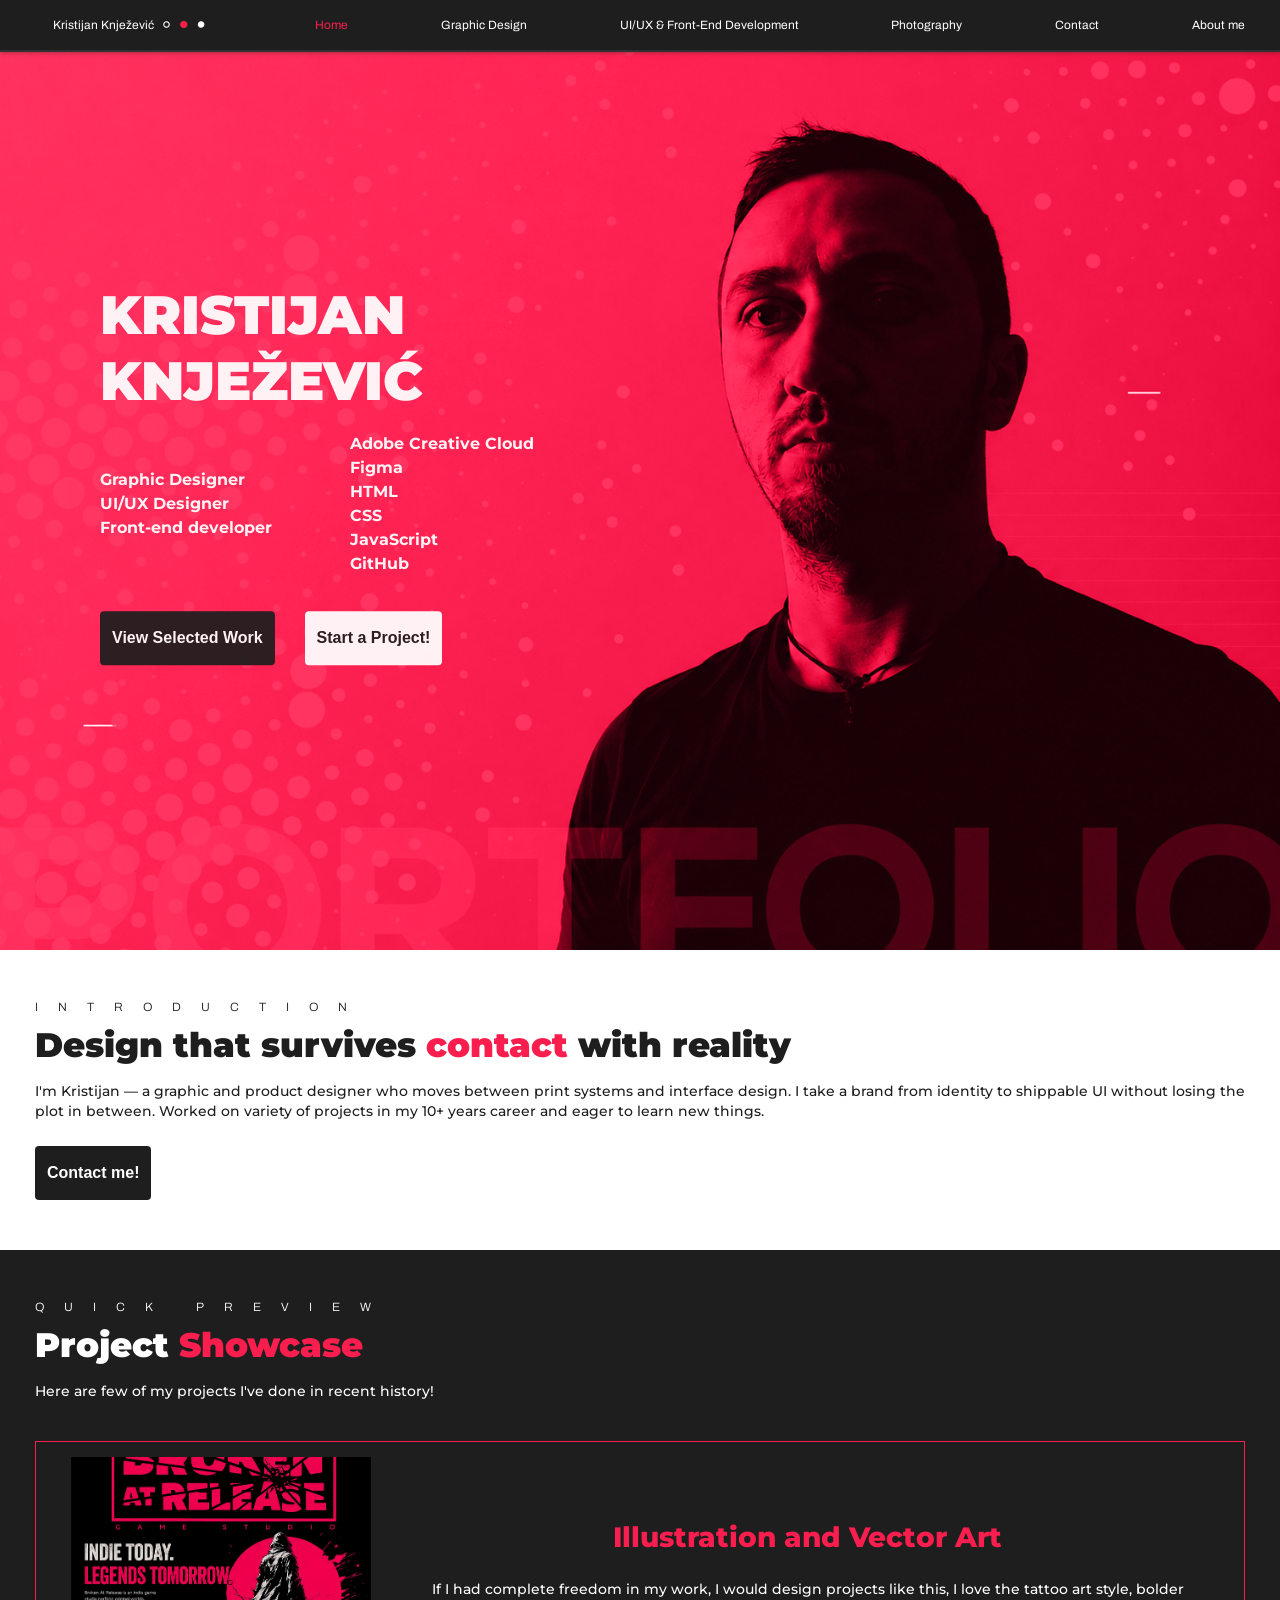
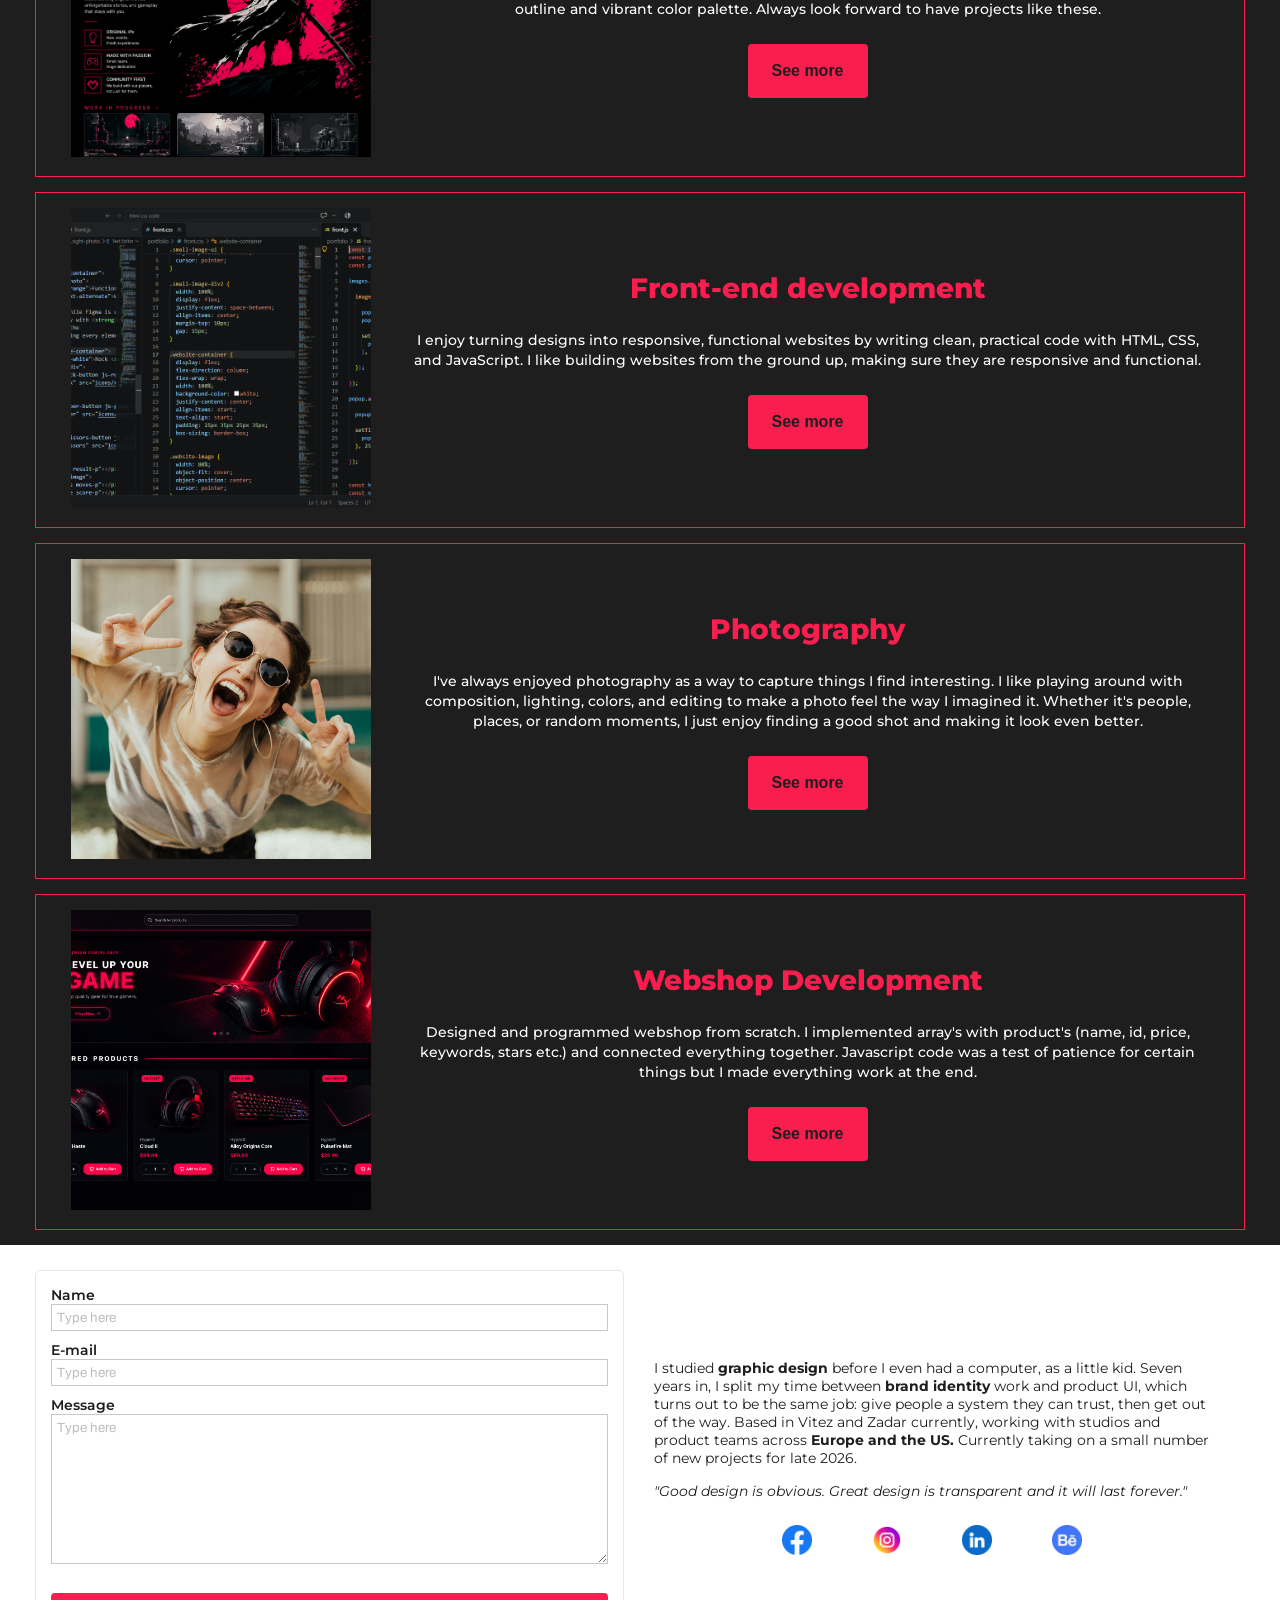
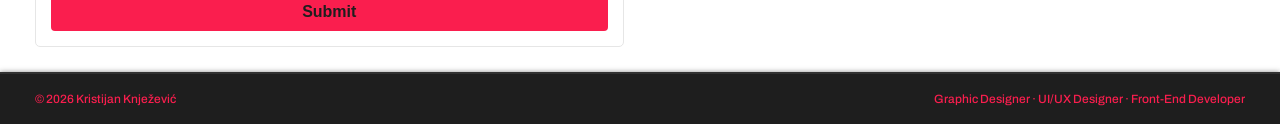
<file: index.html>
<!DOCTYPE html>
<html>

<head>
  <title>Kristijan Knjezevic Portfolio</title>
  <link rel="icon" type="image" href="testing/images/kWg1q.jpg">
  <link rel="preconnect" href="https://fonts.googleapis.com">
  <link rel="preconnect" href="https://fonts.gstatic.com" crossorigin>
  <link
    href="https://fonts.googleapis.com/css2?family=Archivo:ital,wght@0,100..900;1,100..900&family=Montserrat:ital,wght@0,100..900;1,100..900&display=swap"
    rel="stylesheet">
  <link rel="stylesheet" href="header.css">
  <link rel="stylesheet" href="illustration.css">
  <link rel="stylesheet" href="main.css">
  <link rel="stylesheet" href="contact.css">
  <link rel="stylesheet" href="photography.css">
  <link rel="stylesheet" href="about-me.css">
  <link rel="stylesheet" href="front.css">
  <meta name="viewport" content="width=device-width, initial-scale=1.0">
</head>

<body>
  <header class="header">
    <div class="left-section">
      <a class="anchor-home" href="index.html">
        <a class="home-name">Kristijan Knježević</a>
        <img class="dots" src="cover/dots.PNG">
    </div>

    <nav class="right-section" id="nav-menu">
      <!-- maybe need to switch <a> to <div> in the future-->
      <a class="home active" href="index.html">Home</a>
      <a class="illustration" href="illustration.html">Graphic Design</a>
      <a class="programming" href="front.html">UI/UX &amp; Front-End Development</a>
      <a class="photography" href="photography.html">Photography</a>
      <a class="contact" href="contact.html">Contact</a>
      <a class="about-me" href="about-me.html">About me</a>
    </nav>

    <button class="hamburger" id="hamburger"><img class="hamburger-img" src="icons/menu.png"></button>

  </header>
  <main>
    <div class="cover">
      <img class="cover-image" src="cover/new_red.png">
    </div>
    <div class="cover-all-text">
      <div class="cover-up-text">
        <p class="title-font">KRISTIJAN</p>
        <p class="title-font">KNJEŽEVIĆ</p>
      </div>
      <div class="cover-mid-text">
        <div class="left-mid-text">
          <p class="skills">Graphic Designer</p>
          <p class="skills">UI/UX Designer</p>
          <p class="skills">Front-end developer</p>
        </div>
        <div class="right-mid-text">
          <p class="skills">Adobe Creative Cloud</p>
          <p class="skills">Figma</p>
          <p class="skills">HTML</p>
          <p class="skills">CSS</p>
          <p class="skills">JavaScript</p>
          <p class="skills">GitHub</p>
        </div>
      </div>

      <div class="btn">
        <a href="#showcase">
          <button class="btn-work">View Selected Work</button></a>
        <a href="contact.html">
          <button class="btn-project">Start a Project!</button></a>
      </div>
    </div>

    <div class="introduction">
      <p class="mini-text-black">INTRODUCTION</p>
      <p class="mid-title-black">Design that survives <span class="span-orange">contact</span> with reality</p>
      <p class="main-text">I'm Kristijan — a graphic and product designer who moves between print systems and interface
        design. I take a brand from identity to shippable UI without losing the plot in between. Worked on variety of
        projects in my 10+ years career and eager to learn new things.</p>
      <div class="container-btn">
        <a href="#input-card">
          <button class="contact-btn">Contact me!</button></a>
      </div>
    </div>

    <div class="showcase" id="showcase">
      <p class="mini-text-white">QUICK PREVIEW</p>
      <p class="mid-title-white">Project <span class="span-orange">Showcase</span></p>
      <p class="main-text">Here are few of my projects I&apos;ve done in recent history! </p>
    </div>
    <div class="card">
      <div class="card-left-side"><img class="card-image" src="project-gallery/branding.png"></div>
      <div class="card-right-side">
        <p class="card-title">Illustration and Vector Art</p>
        <p class="main-text-white"> If I had complete freedom in my work, I would design projects like this, I love the
          tattoo
          art style, bolder
          outline and vibrant color palette. Always look forward to have projects like these.</p>
        <a class="anchor-card" href="illustration.html">
          <button class="orange-button">See more</button></a>
      </div>
    </div>

    <div class="card">
      <div class="card-left-side"><img class="card-image" src="project-gallery/frontend.PNG"></div>
      <div class="card-right-side">
        <p class="card-title">Front-end development</p>
        <p class="main-text-white"> I enjoy turning designs into responsive, functional websites by writing clean,
          practical code with HTML, CSS, and JavaScript. I like building websites from the ground up, making sure they
          are responsive and functional.</p>
        <a class="anchor-button" href="front.html">
          <button class="orange-button">See more</button></a>
      </div>
    </div>

    <div class="card">
      <div class="card-left-side"><img class="card-image" src="photography/photo-7.jpg"
          style="height: 300px; object-position: center;"></div>
      <div class="card-right-side">
        <p class="card-title">Photography</p>
        <p class="main-text-white"> I&apos;ve always enjoyed photography as a way to capture things I find interesting.
          I
          like playing around with composition, lighting, colors, and editing to make a photo feel the way I imagined
          it. Whether it&apos;s people, places, or random moments, I just enjoy finding a good shot and making it look
          even
          better.</p>
        <a class="anchor-card" href="photography.html">
          <button class="orange-button">See more</button></a>
      </div>
    </div>

    <div class="card">
      <div class="card-left-side"><img class="card-image" src="testing/images/webshop-preview.png"></div>
      <div class="card-right-side">
        <p class="card-title">Webshop Development</p>
        <p class="main-text-white"> Designed and programmed webshop from scratch. I implemented array&apos;s with
          product&apos;s (name, id, price, keywords, stars etc.) and connected everything together. Javascript code
          was a test of patience for certain things but I made everything work at the end.
        </p>
        <a class="anchor-card" href="testing/testing.html" target="_blank">
          <button class="orange-button">See more</button></a>
      </div>
    </div>

    <form class="input-card" id="input-card" action="https://formspree.io/f/mgaerlqy" method="POST">
      <div class="input-card-left">
        <div class="input-name">
          <p>Name</p>
          <input class="typebar" type="text" name="name" placeholder="Type here" autocomplete="name">
        </div>
        <div class="input-email">
          <p>E-mail</p>
          <input class="typebar" type="text" name="email" placeholder="Type here" autocomplete="email">
        </div>
        <div class="input-msg">
          <p>Message</p>
          <textarea class="typebar2" name="message" placeholder="Type here" autocomplete="off"></textarea>
          <button class="submit-button" type="submit">Submit</button>
        </div>
      </div>
      <div class="input-card-right">
        <p>I studied <strong>graphic design</strong> before I even had a computer, as a little kid.
          Seven years in, I split my time between <strong>brand identity</strong> work and product UI, which turns out
          to be the same
          job: give people a system they can trust, then get out of the way.
          Based in Vitez and Zadar currently, working with studios and product teams across <strong>Europe and the
            US.</strong> Currently
          taking on a small number of new projects for late 2026.</p>
        <p class="italic-text"><em>&quot;Good design is obvious. Great design is transparent and it will last
            forever.&quot;</em></p>
        <div class="social-media2">
          <a href="https://www.facebook.com/kristijan.knjezevic/">
            <img class="facebook" src="icons/facebook.png"></a>
          <a href="https://www.instagram.com/kiky_knjezevic/?hl=en">
            <img class="instagram" src="icons/instagram.png"></a>
          <a href="https://www.linkedin.com/in/kikyknjezevic/">
            <img class="linkedin" src="icons/linkedin.png"></a>
          <a href="https://www.behance.net/kiiiffff">
            <img class="behance" src="icons/behance.png"></a>
        </div>
      </div>
    </form>
    <div class="image-popup">
      <img class="popup-image">
    </div>
  </main>

  <footer class="footer">
    <div class="made-by">&copy; 2026 Kristijan Knježević</div>
    <div class="html">Graphic Designer &middot; UI/UX Designer &middot; Front-End Developer</div>
  </footer>

  <script src="https://cdn.jsdelivr.net/npm/gsap@3.14.2/dist/gsap.min.js"></script>
  <script src="front.js"></script>

</body>

</html>
</file>
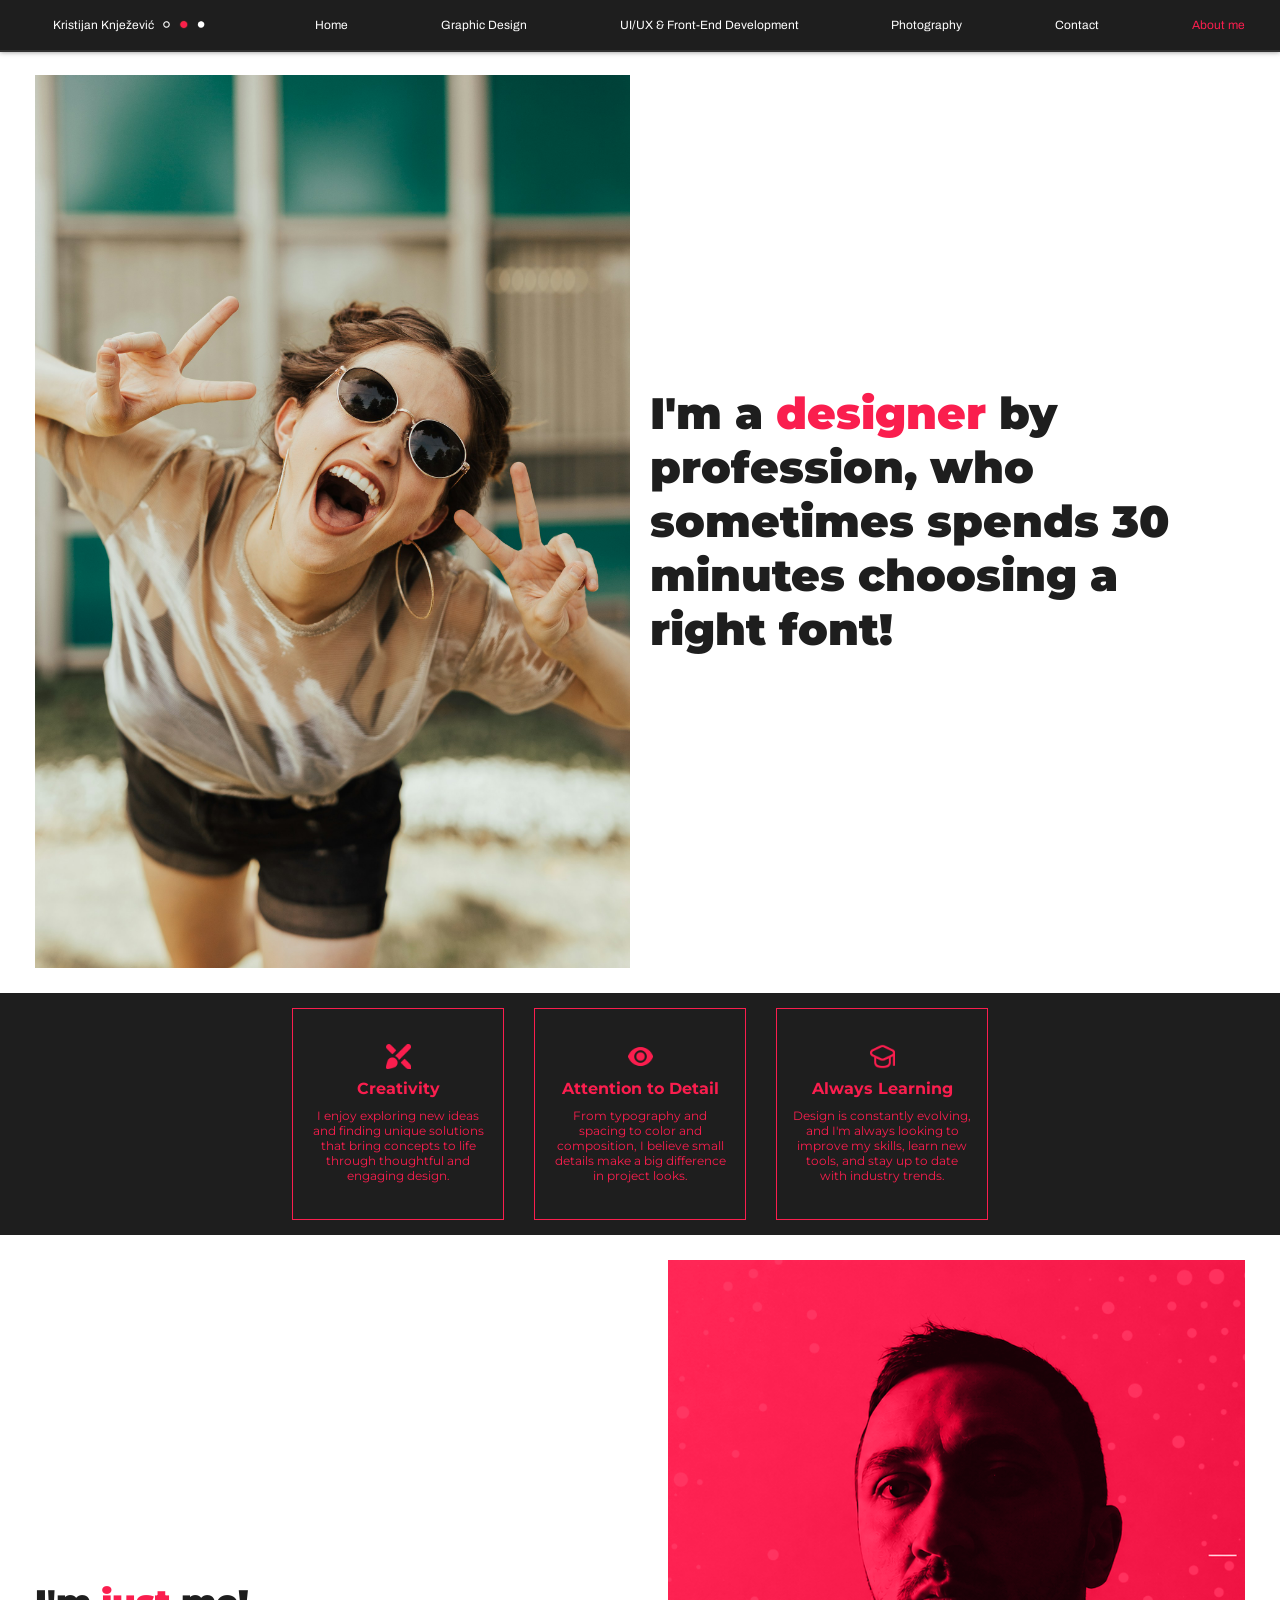
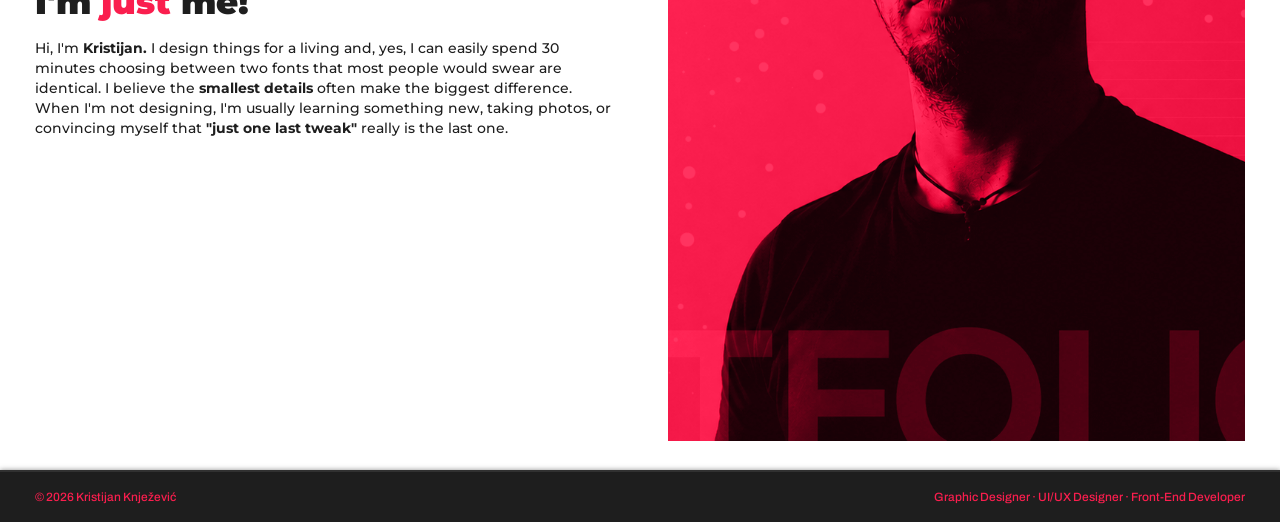
<file: about-me.html>
<!DOCTYPE html>
<html>

<head>
  <title>About me</title>
  <link rel="icon" type="image" href="testing/images/kWg1q.jpg">
  <link rel="preconnect" href="https://fonts.googleapis.com">
  <link rel="preconnect" href="https://fonts.gstatic.com" crossorigin>
  <link
    href="https://fonts.googleapis.com/css2?family=Archivo:ital,wght@0,100..900;1,100..900&family=Montserrat:ital,wght@0,100..900;1,100..900&display=swap"
    rel="stylesheet">
  <link rel="stylesheet" href="header.css">
  <link rel="stylesheet" href="illustration.css">
  <link rel="stylesheet" href="main.css">
  <link rel="stylesheet" href="contact.css">
  <link rel="stylesheet" href="photography.css">
  <link rel="stylesheet" href="about-me.css">
  <link rel="stylesheet" href="front.css">
  <meta name="viewport" content="width=device-width, initial-scale=1.0">
</head>

<div class="image-popup">
  <img class="popup-image">

</div>

<body>
  <header class="header">
    <div class="left-section">
      <a href="index.html" class="home-name">Kristijan Knježević</a>
      <img class="dots" src="cover/dots.PNG">
    </div>
    <nav class="right-section" id="nav-menu">
      <!-- maybe need to switch <p> to <a> in the future-->
      <a class="home" href="index.html">Home</a>
      <a class="illustration" href="illustration.html">Graphic Design</a>
      <a class="programming" href="front.html">UI/UX &amp; Front-End Development</a>
      <a class="photography" href="photography.html">Photography</a>
      <a class="contact" href="contact.html">Contact</a>
      <a class="about-me active" href="about-me.html">About me</a>
    </nav>
    <button class="hamburger" id="hamburger"><img class="hamburger-img" src="icons/menu.png"></button>
  </header>
  <main>
    <div class="poster">
      <div class="left-poster">
        <img class="poster-img" src="photography/photo-7.jpg">
      </div>
      <div class="right-poster">
        <p class="hightitle">I&apos;m a <span class="span-orange">designer</span> by profession, who sometimes
          spends 30 minutes choosing a right font!</p>
      </div>
    </div>
    <div class="border-section">
      <div class="border-box">
        <div class="border-box-top"><img class="creativity-img" src="icons/paintbrush-pencil.png">
        </div>
        <p class="orange-text">Creativity</p>
        <p class="orange-text2">I enjoy exploring new ideas and finding unique solutions that bring concepts to life
          through thoughtful and
          engaging design.</p>
      </div>
      <div class="border-box">
        <div class="border-box-top"><img class="creativity-img" src="icons/eye.png">
        </div>
        <p class="orange-text">Attention to Detail</p>
        <p class="orange-text2">From typography and spacing to color and composition, I believe small details make a big
          difference in project looks.</p>
      </div>
      <div class="border-box">
        <div class="border-box-top"><img class="creativity-img" src="icons/graduation-cap.png">
        </div>
        <p class="orange-text">Always Learning</p>
        <p class="orange-text2">Design is constantly evolving, and I'm always looking to improve my skills, learn new
          tools, and stay up to date with industry trends.</p>
      </div>
    </div>

    <div class="poster-reverse">
      <div class="left-poster2">
        <img class="poster-img2" src="photography/new2.png">
      </div>
      <div class="right-poster2">
        <p class="mid-title-black">I'm <span class="span-orange">just</span> me!</p>
        <p class="main-text">Hi, I'm <strong>Kristijan.</strong> I design things for a living and, yes, I can easily
          spend 30 minutes choosing between two
          fonts that most people would swear are identical. I believe the <strong>smallest details</strong> often make
          the biggest
          difference. When I'm not designing, I'm usually learning something new, taking photos, or convincing myself
          that <strong>"just one last tweak"</strong> really is the last one.</p>
      </div>
    </div>
  </main>
  <footer class="footer">
    <div class="made-by">&copy; 2026 Kristijan Knježević</div>
    <div class="html">Graphic Designer &middot; UI/UX Designer &middot; Front-End Developer</div>
  </footer>

  <script src="front.js"></script>


</body>

</html>
</file>
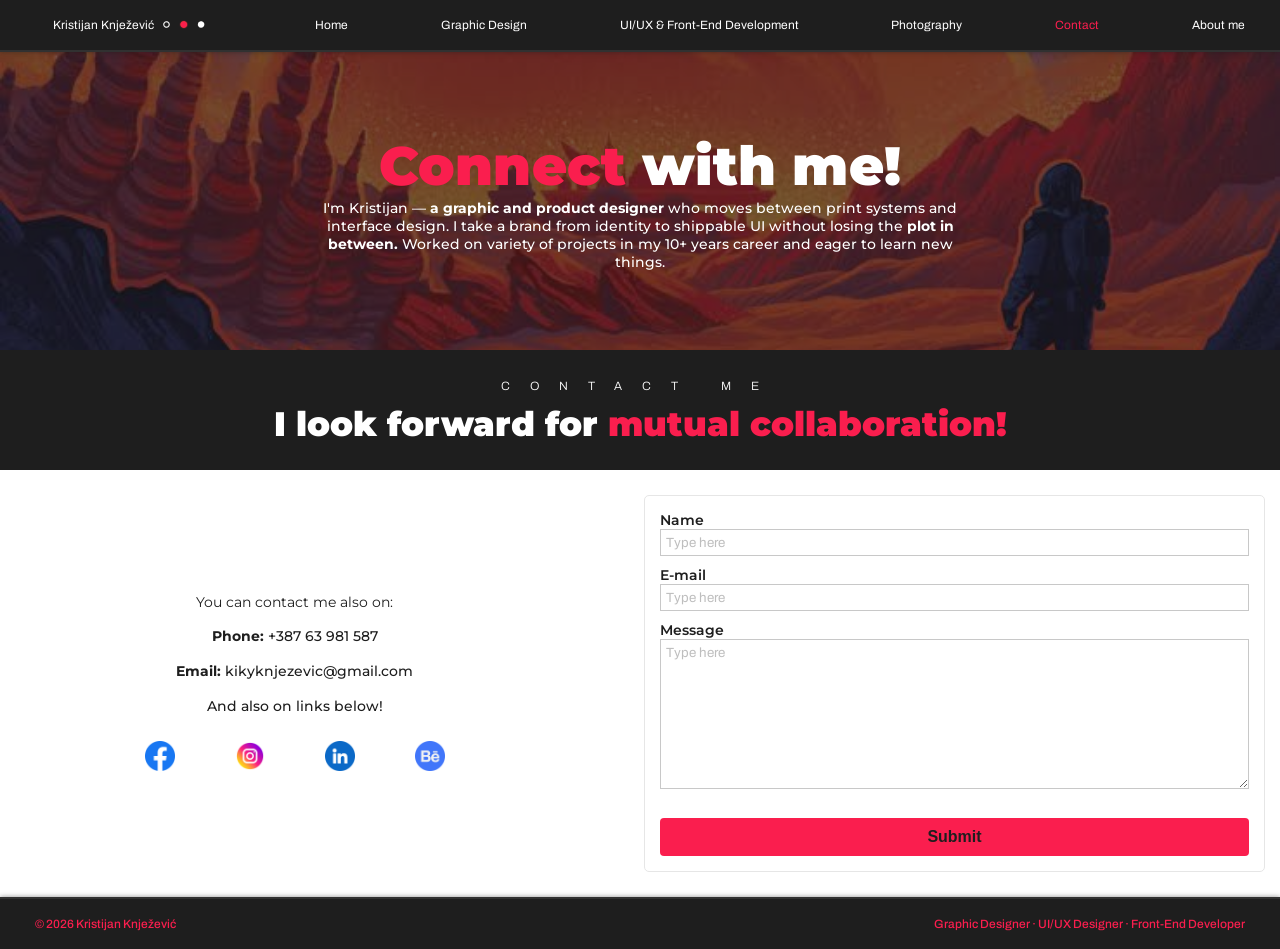
<file: contact.html>
<!DOCTYPE html>
<html>

<head>
  <title>Contact me</title>
  <link rel="icon" type="image" href="testing/images/kWg1q.jpg">
  <link rel="preconnect" href="https://fonts.googleapis.com">
  <link rel="preconnect" href="https://fonts.gstatic.com" crossorigin>
  <link
    href="https://fonts.googleapis.com/css2?family=Archivo:ital,wght@0,100..900;1,100..900&family=Montserrat:ital,wght@0,100..900;1,100..900&display=swap"
    rel="stylesheet">
  <link rel="stylesheet" href="header.css">
  <link rel="stylesheet" href="illustration.css">
  <link rel="stylesheet" href="main.css">
  <link rel="stylesheet" href="contact.css">
  <link rel="stylesheet" href="photography.css">
  <link rel="stylesheet" href="about-me.css">
  <link rel="stylesheet" href="front.css">
  <meta name="viewport" content="width=device-width, initial-scale=1.0">
</head>

<div class="image-popup">
    <img class="popup-image">
</div>


<body>
  <header class="header">
    <div class="left-section">
      <a href="index.html" class="home-name">Kristijan Knježević</a>
      <img class="dots" src="cover/dots.PNG">
    </div>
  
    <nav class="right-section" id="nav-menu">
      <!-- maybe need to switch <p> to <a> in the future-->
      <a class="home" href="index.html">Home</a>
      <a class="illustration" href="illustration.html">Graphic Design</a>
      <a class="programming" href="front.html">UI/UX &amp; Front-End Development</a>
      <a class="photography" href="photography.html">Photography</a>
      <a class="contact active" href="contact.html">Contact</a>
      <a class="about-me" href="about-me.html">About me</a>
    </nav>
    <button class="hamburger" id="hamburger"><img class="hamburger-img" src="icons/menu.png"></button>
  </header>
  <main>
    <div class="under-header">
      <img class="banner-1" src="banner/banner-2.jpg">
      <div class="banner-text">
        <p class="title-font"><span class="span-orange">Connect</span> with me!</p>
        <P class="under-header-text">I'm Kristijan — <strong>a graphic and product designer</strong> who moves between
          print systems and
          interface design. I take a brand from identity to shippable UI without losing the <strong>plot in
            between.</strong> Worked on
          variety of projects in my 10+ years career and eager to learn new things.</p>
      </div>
    </div>

    <div class="contact-div">
      <p class="mini-text-white">CONTACT ME</p>
      <p class="mid-title-white">I look forward for <span class="span-orange">mutual collaboration!</span></p>
    </div>

    <form class="input-card2" action="https://formspree.io/f/mgaerlqy" method="POST">
      <div class="input-card-left">
        <div class="input-name">
          <p>Name</p>
          <input class="typebar" type="text" name="name" placeholder="Type here">
        </div>
        <div class="input-email">
          <p>E-mail</p>
          <input class="typebar" type="text" name="email" placeholder="Type here">
        </div>
        <div class="input-msg">
          <p>Message</p>
          <textarea class="typebar2" name="message" placeholder="Type here"></textarea>
          <button class="submit-button" type="submit">Submit</button>
        </div>
      </div>
      <div class="input-card-right2">
        <p>You can contact me also on:</p>
        <p class="main-text"><strong>Phone: </strong>+387 63 981 587</p>
        <p class="main-text"><strong>Email: </strong>kikyknjezevic@gmail.com</p>
        <p class="main-text">And also on links below!</p>
        <div class="social-media2">
          <a href="https://www.facebook.com/kristijan.knjezevic/">
            <img class="facebook" src="icons/facebook.png"></a>
          <a href="https://www.instagram.com/kiky_knjezevic/?hl=en">
            <img class="instagram" src="icons/instagram.png"></a>
          <a href="https://www.linkedin.com/in/kikyknjezevic/">
            <img class="linkedin" src="icons/linkedin.png"></a>
          <a href="https://www.behance.net/kiiiffff">
            <img class="behance" src="icons/behance.png"></a>
        </div>
      </div>
    </form>
  </main>
  <footer class="footer">
    <div class="made-by">&copy; 2026 Kristijan Knježević</div>
    <div class="html">Graphic Designer &middot; UI/UX Designer &middot; Front-End Developer</div>
  </footer>

<script src="front.js"></script>

</body>

</html>
</file>
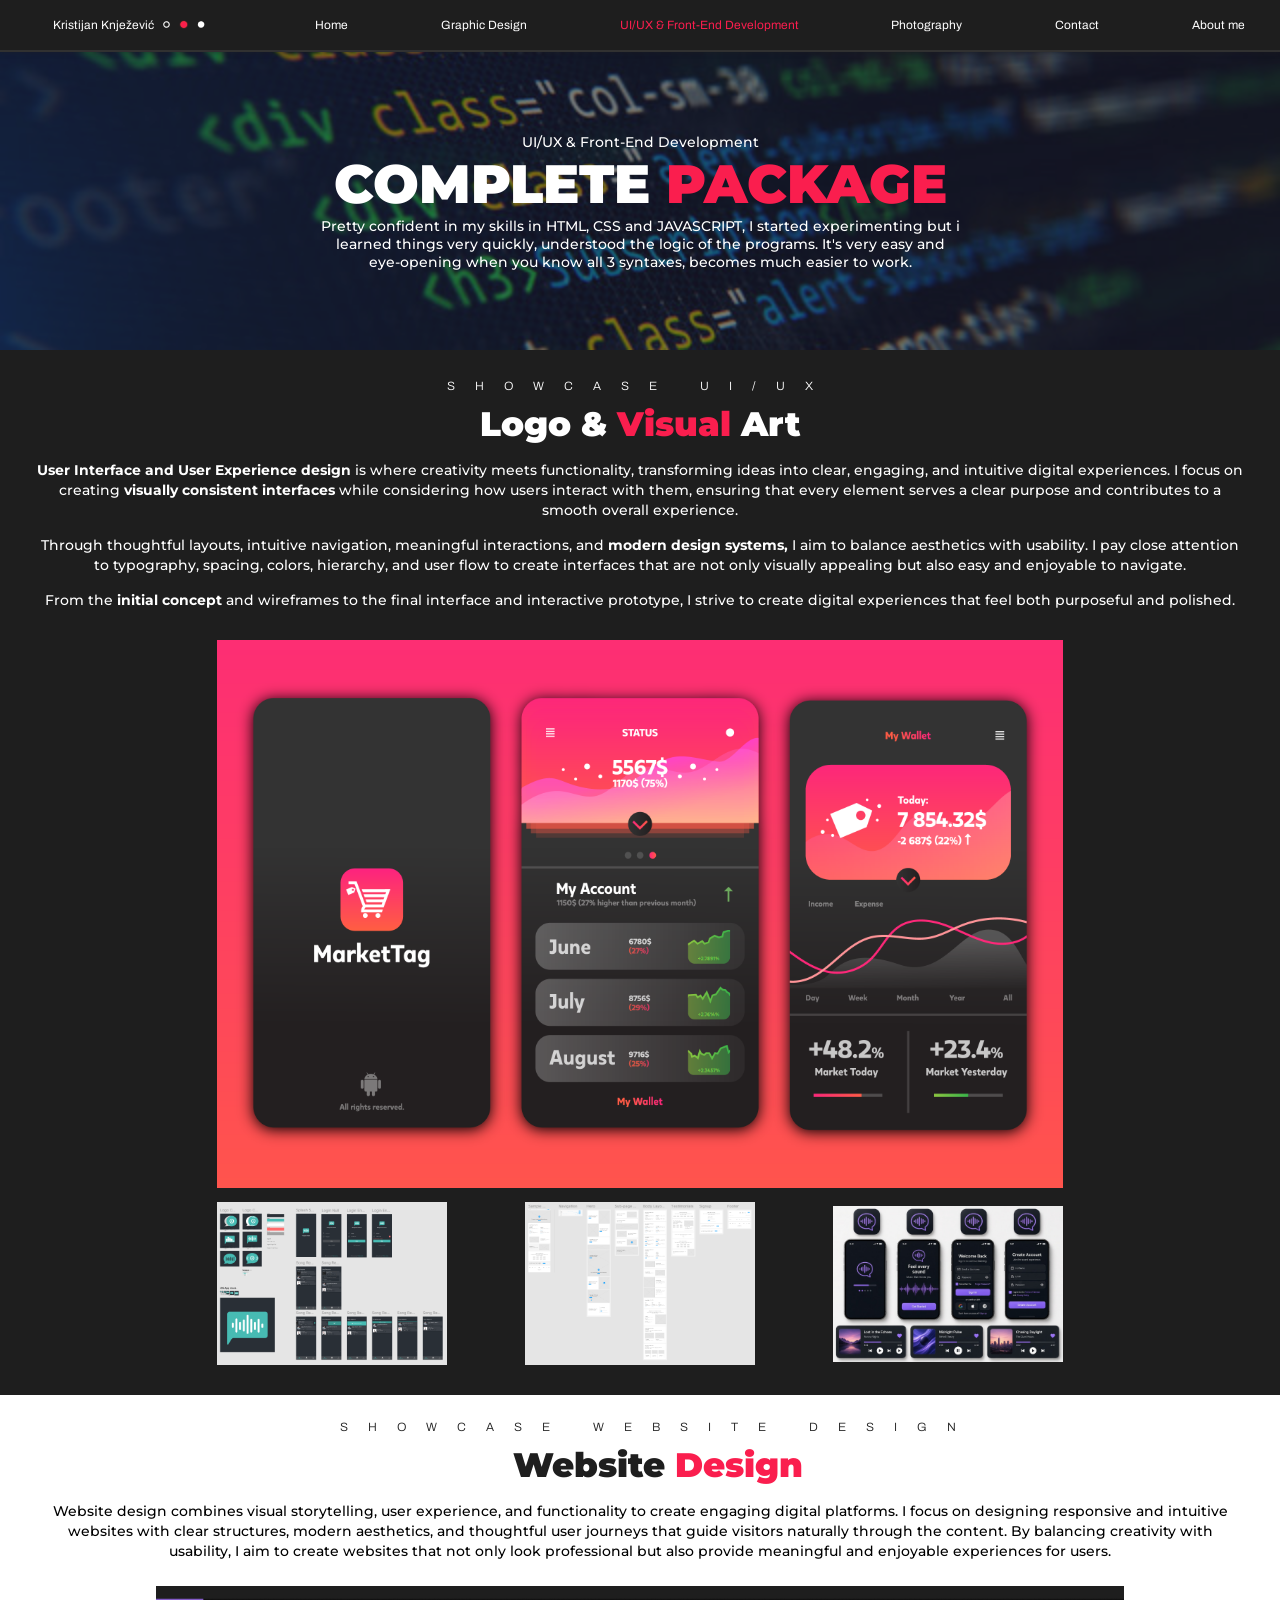
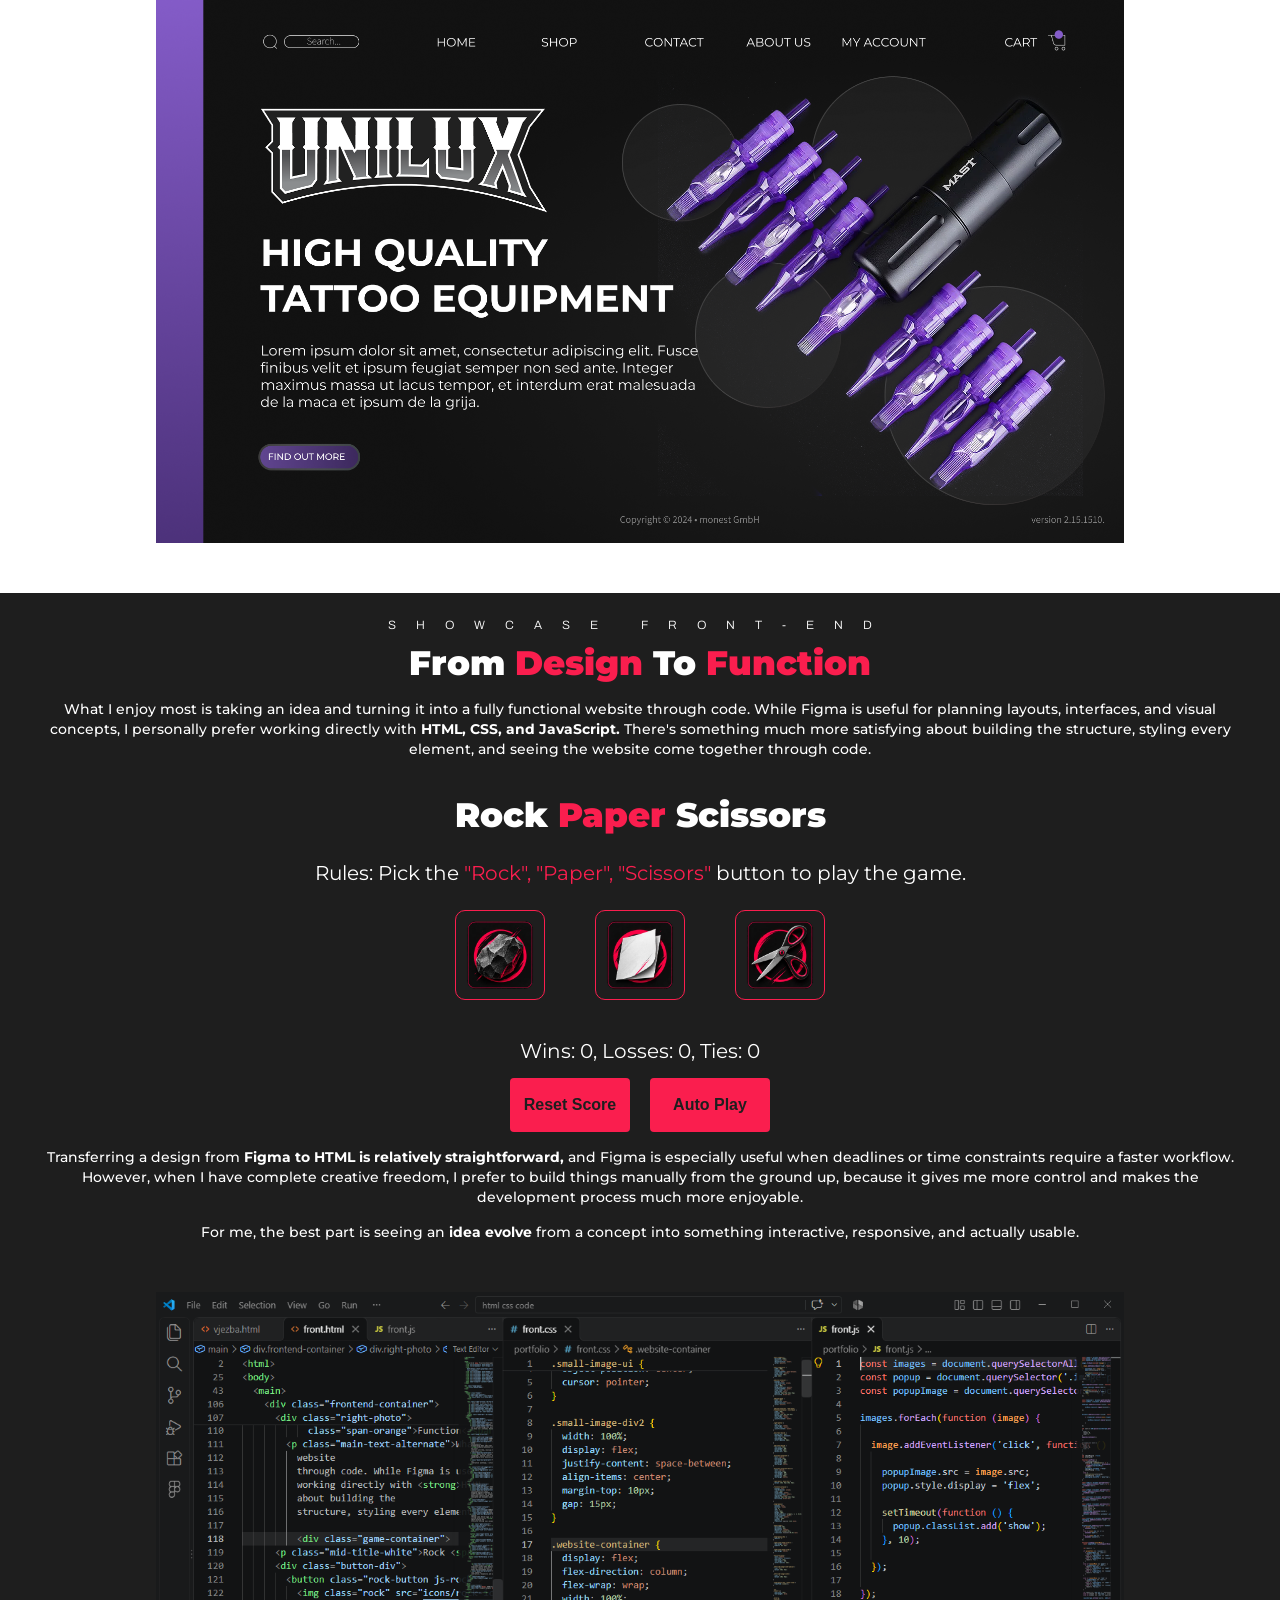
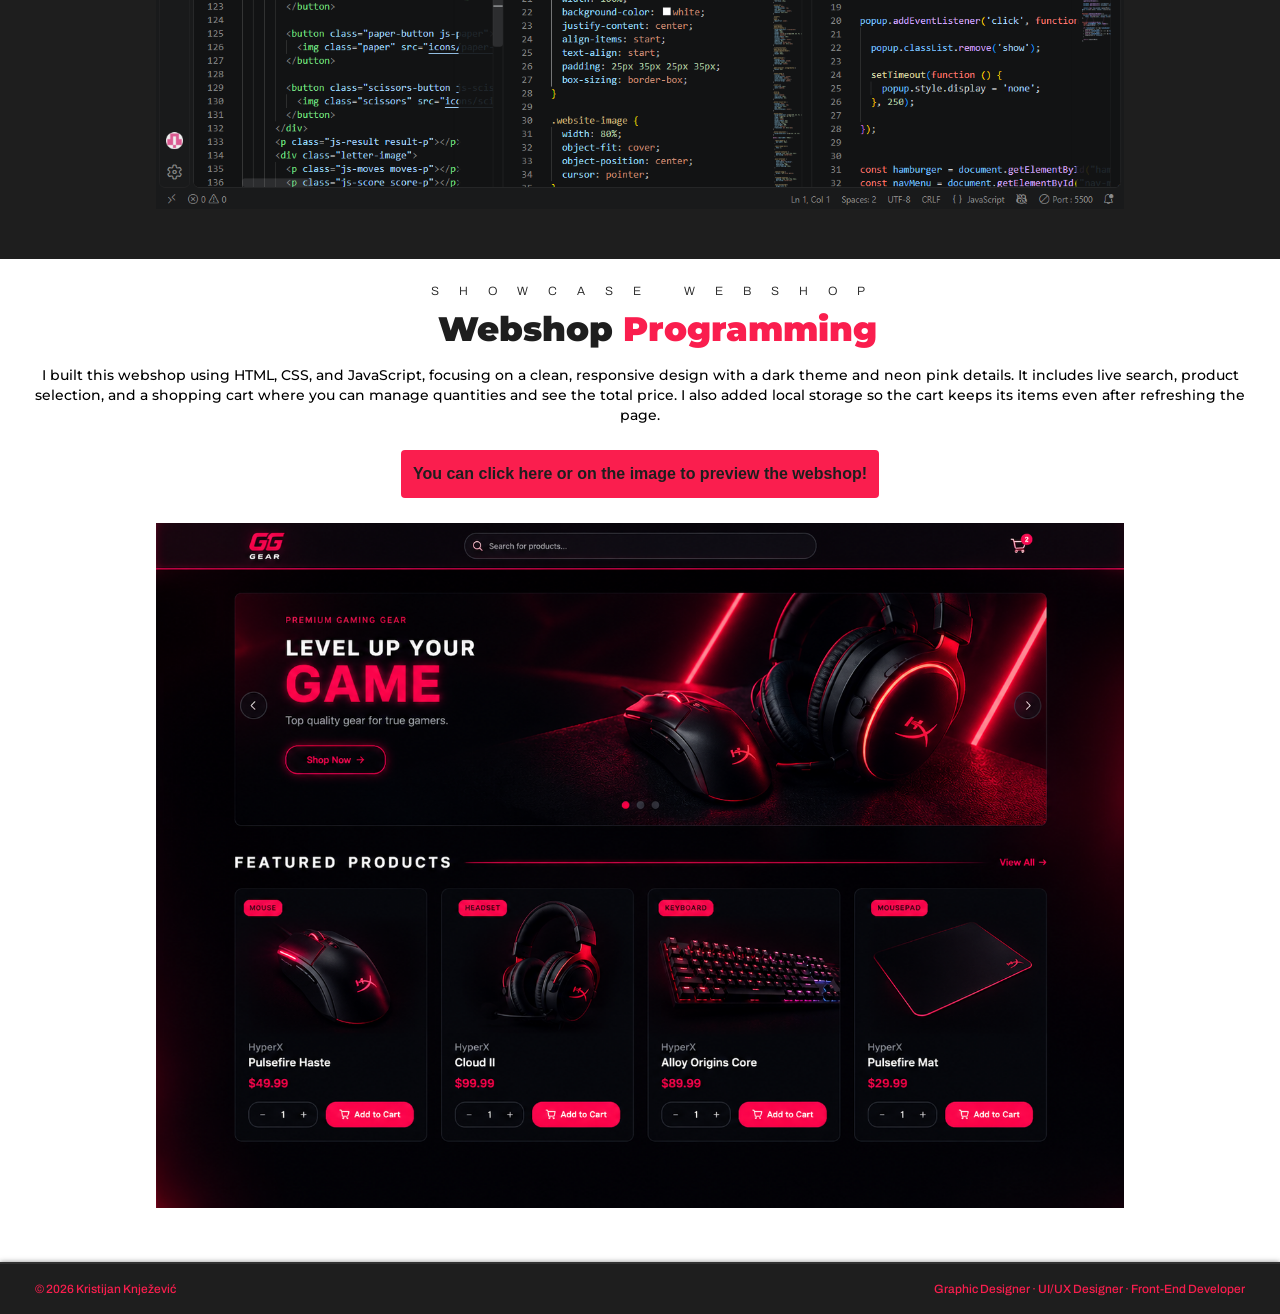
<file: front.html>
<!DOCTYPE html>
<html>

<head>
  <title>UI/UX &amp; Front-End Development</title>
  <link rel="icon" type="image" href="testing/images/kWg1q.jpg">
  <link rel="preconnect" href="https://fonts.googleapis.com">
  <link rel="preconnect" href="https://fonts.gstatic.com" crossorigin>
  <link
    href="https://fonts.googleapis.com/css2?family=Archivo:ital,wght@0,100..900;1,100..900&family=Montserrat:ital,wght@0,100..900;1,100..900&display=swap"
    rel="stylesheet">
  <link rel="stylesheet" href="header.css">
  <link rel="stylesheet" href="illustration.css">
  <link rel="stylesheet" href="main.css">
  <link rel="stylesheet" href="contact.css">
  <link rel="stylesheet" href="photography.css">
  <link rel="stylesheet" href="about-me.css">
  <link rel="stylesheet" href="front.css">
  <meta name="viewport" content="width=device-width, initial-scale=1.0">
</head>

<div class="image-popup">
  <img class="popup-image">
</div>

<body>
  <header class="header">
    <div class="left-section">
      <a href="index.html" class="home-name">Kristijan Knježević</a>
      <img class="dots" src="cover/dots.PNG">
    </div>

    <nav class="right-section" id="nav-menu">
      <!-- maybe need to switch <p> to <a> in the future-->
      <a class="home" href="index.html">Home</a>
      <a class="illustration" href="illustration.html">Graphic Design</a>
      <a class="programming active" href="front.html">UI/UX &amp; Front-End Development</a>
      <a class="photography" href="photography.html">Photography</a>
      <a class="contact" href="contact.html">Contact</a>
      <a class="about-me" href="about-me.html">About me</a>
    </nav>
    <button class="hamburger" id="hamburger"><img class="hamburger-img" src="icons/menu.png"></button>
  </header>
  <main>
    <div class="under-header">
      <img class="banner-1" src="banner/123.jpg">
      <div class="banner-text">
        <p class="under-header-text">UI/UX &amp; Front-End Development</p>
        <p class="title-font">COMPLETE <span class="span-orange">PACKAGE</span></p>
        <P class="under-header-text">Pretty confident in my skills in HTML, CSS and JAVASCRIPT, I started experimenting
          but i learned things very quickly, understood the logic of the programs. It's very easy and eye-opening when
          you know all 3 syntaxes, becomes much easier to work.</p>
      </div>
    </div>

    <div class="image-card-black">

      <div class="right-side-image-card-ui">
        <p class="mini-text-white">SHOWCASE UI/UX</p>
        <p class="mid-title-white">Logo &amp; <span class="span-orange">Visual</span> Art</p>
        <p class="main-text-alternate"><strong>User Interface and User Experience design</strong> is where creativity
          meets
          functionality,
          transforming ideas into clear, engaging, and intuitive digital experiences. I focus on creating
          <strong>visually consistent interfaces</strong> while considering
          how users
          interact with them, ensuring that every element serves a clear purpose and contributes to a smooth overall
          experience.
        </p>
        <p class="main-text-alternate">Through thoughtful layouts, intuitive navigation, meaningful interactions, and
          <strong>modern design systems,</strong> I aim to balance aesthetics with usability. I pay close attention to
          typography, spacing, colors, hierarchy, and user flow to create interfaces that are not only visually
          appealing but also easy and enjoyable to navigate.
        </p>
        <p class="main-text-alternate">From the <strong>initial concept</strong> and wireframes to the final interface
          and
          interactive prototype, I strive to create digital experiences that feel both purposeful and polished.</p>
      </div>

      <div class="left-side-image-card-special">
        <div class="big-image">
          <img class="big-picture" src="project-gallery/UI UX.png">
        </div>
        <div class="small-image-div2">
          <img class="small-image-ui" src="project-gallery/front1.PNG">
          <img class="small-image-ui" src="project-gallery/front2.PNG">
          <img class="small-image-ui" src="project-gallery/Capture.PNG">
        </div>
      </div>
    </div>

    <div class="website-container">
      <div class="right-photo3">
        <p class="mini-text-black3">SHOWCASE WEBSITE DESIGN</p>
        <p class="mid-title-black3">Website <span class="span-orange">Design</span></p>
        <p class="main-text-alternate-black">Website design combines visual storytelling, user experience, and
          functionality to create
          engaging digital platforms. I focus on designing responsive and intuitive websites with clear structures,
          modern aesthetics, and thoughtful user journeys that guide visitors naturally through the content. By
          balancing creativity with usability, I aim to create websites that not only look professional but also provide
          meaningful and enjoyable experiences for users.</p>
      </div>
      <div class="left-photo">
        <img class="website-image" src="project-gallery/Untitled.png">
      </div>
    </div>

    <div class="frontend-container">
      <div class="right-photo">
        <p class="mini-alternate">SHOWCASE FRONT-END</p>
        <p class="mid-title-white">From <span class="span-orange">Design</span> To <span
            class="span-orange">Function</span></p>
        <p class="main-text-alternate">What I enjoy most is taking an idea and turning it into a fully functional
          website
          through code. While Figma is useful for planning layouts, interfaces, and visual concepts, I personally prefer
          working directly with <strong>HTML, CSS, and JavaScript.</strong> There&apos;s something much more satisfying
          about building the
          structure, styling every element, and seeing the website come together through code.</p>

        <div class="game-container">
          <p class="mid-title-white">Rock <span class="span-orange">Paper</span> Scissors</p>
          <p class="rules-p">Rules: Pick the <span class="span-orange">"Rock", "Paper", "Scissors"</span> button to play the game. </p>
          <div class="button-div">
            <button class="rock-button js-rock">
              <img class="rock" src="icons/rock-icon.png">
            </button>

            <button class="paper-button js-paper">
              <img class="paper" src="icons/paper-icon.png">
            </button>

            <button class="scissors-button js-scissors">
              <img class="scissors" src="icons/scissors-icon.png">
            </button>
          </div>
          <p class="js-result result-p"></p>
          <div class="letter-image">
            <p class="js-moves moves-p"></p>
            <p class="js-score score-p"></p>
          </div>
          <div class="button-result-div">
            <button class="button-play js-reset">Reset Score</button>

            <button class="button-play js-autoplay">Auto Play</button>
          </div>

          <p class="main-text-alternate">Transferring a design from <strong>Figma to HTML is relatively
            straightforward,</strong> and Figma is
            especially useful when deadlines or time constraints require a faster workflow. However, when I have
            complete
            creative freedom, I prefer to build things manually from the ground up, because it gives me more control and
            makes the development process much more enjoyable.</p>
          <p class="main-text-alternate">For me, the best part is seeing an <strong>idea evolve</strong> from a concept
            into something
            interactive, responsive, and actually usable.</p>
        </div>
        <div class="left-photo">
          <img class="website-image" src="project-gallery/frontend.PNG">
        </div>
      </div>

      

    </div>

    <div class="webshop-container">
        <div class="right-photo3">
          <p class="mini-text-black3">SHOWCASE WEBSHOP</p>
          <p class="mid-title-black3">Webshop <span class="span-orange">Programming</span></p>
          <p class="main-text-alternate-black">I built this webshop using HTML, CSS, and JavaScript, focusing on a
            clean, responsive design with a dark theme and neon pink details. It includes live search, product
            selection, and a shopping cart where you can manage quantities and see the total price. I also added local
            storage so the cart keeps its items even after refreshing the page.</p>
        </div>
        <div class="left-photo-webshop">
          <a href="testing/testing.html" target="_blank">
            <button class="button-webshop">
              You can click here or on the image to preview the webshop!
            </button>
          </a>
          <a href="testing/testing.html" target="_blank">
            <img class="webshop-image" src="testing/images/webshop-preview.png" alt="Webshop preview">
          </a>
        </div>
      </div>

  </main>
  <footer class="footer">
    <div class="made-by">&copy; 2026 Kristijan Knježević</div>
    <div class="html">Graphic Designer &middot; UI/UX Designer &middot; Front-End Developer</div>
  </footer>

  <script src="front.js"></script>


</body>

</html>
</file>
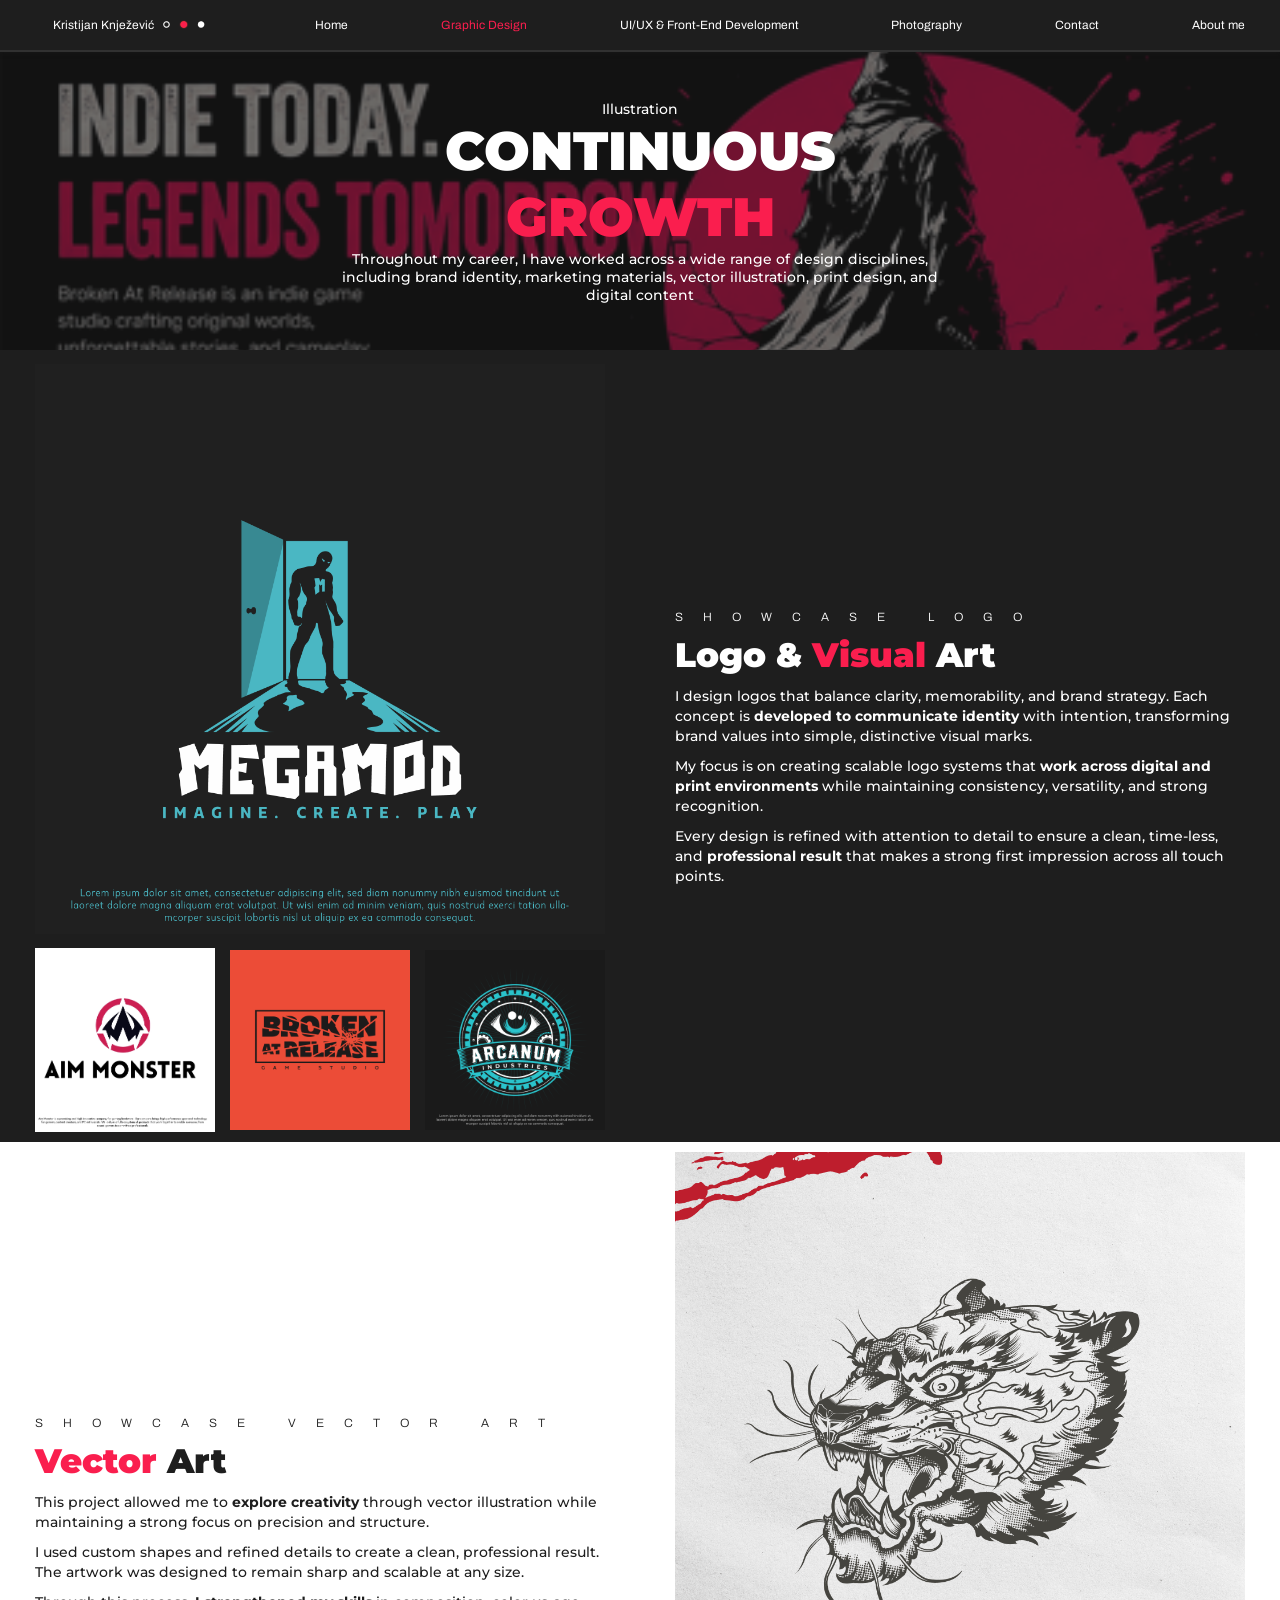
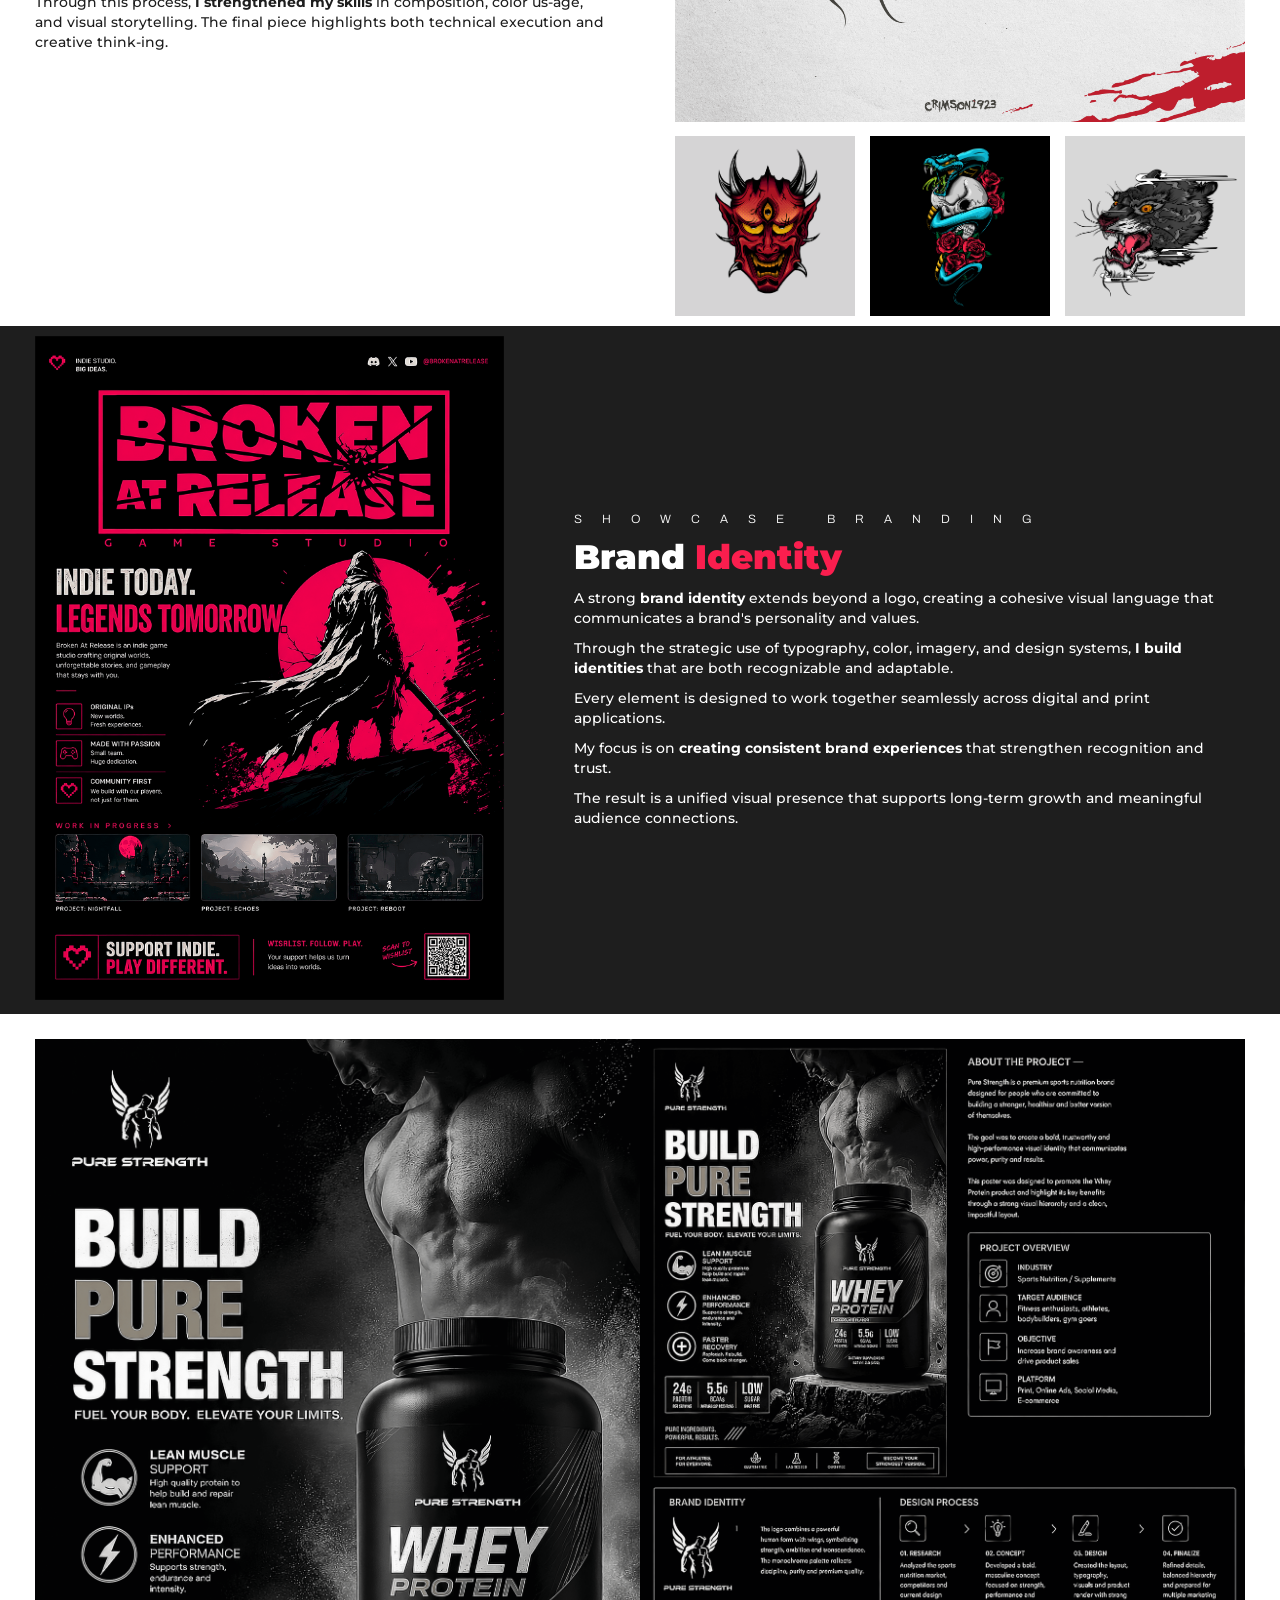
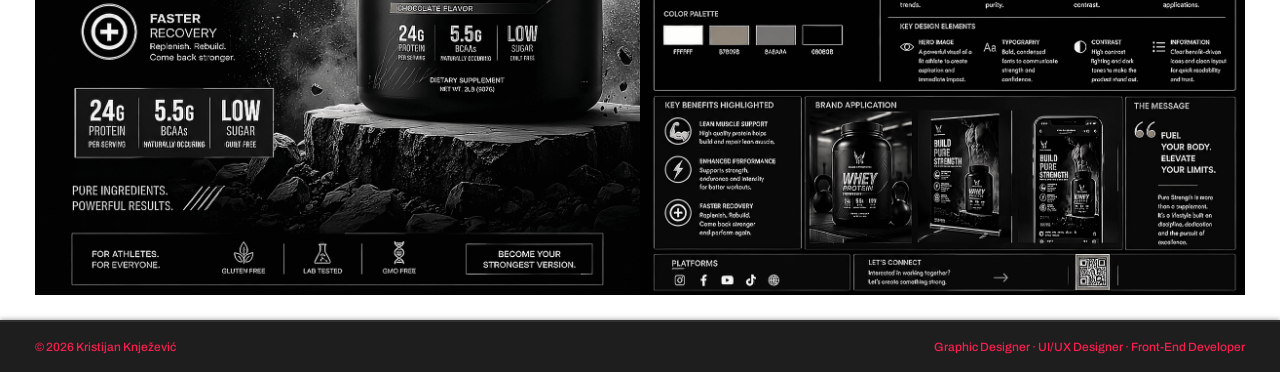
<file: illustration.html>
<!DOCTYPE html>
<html>

<head>
    <title>Illustration</title>
    <link rel="icon" type="image" href="testing/images/kWg1q.jpg">
    <link rel="preconnect" href="https://fonts.googleapis.com">
    <link rel="preconnect" href="https://fonts.gstatic.com" crossorigin>
    <link
        href="https://fonts.googleapis.com/css2?family=Archivo:ital,wght@0,100..900;1,100..900&family=Montserrat:ital,wght@0,100..900;1,100..900&display=swap"
        rel="stylesheet">
    <link rel="stylesheet" href="header.css">
    <link rel="stylesheet" href="illustration.css">
    <link rel="stylesheet" href="main.css">
    <link rel="stylesheet" href="contact.css">
    <link rel="stylesheet" href="photography.css">
    <link rel="stylesheet" href="about-me.css">
    <link rel="stylesheet" href="front.css">
    <meta name="viewport" content="width=device-width, initial-scale=1.0">
</head>

<div class="image-popup">
    <img class="popup-image">
</div>

<body>
    <header class="header">
        <div class="left-section">
            <a href="index.html" class="home-name">Kristijan Knježević</a>
            <img class="dots" src="cover/dots.PNG">
        </div>
       
        <nav class="right-section" id="nav-menu">
            <!-- maybe need to switch <p> to <a> in the future-->
            <a class="home" href="index.html">Home</a>
            <a class="illustration active" href="illustration.html">Graphic Design</a>
            <a class="programming" href="front.html">UI/UX &amp; Front-End Development</a>
            <a class="photography" href="photography.html">Photography</a>
            <a class="contact" href="contact.html">Contact</a>
            <a class="about-me" href="about-me.html">About me</a>
        </nav>

        <button class="hamburger" id="hamburger"><img class="hamburger-img" src="icons/menu.png"></button>
    </header>
    <main>
        <div class="under-header">
            <img class="banner-1" src="banner/banner-1.png">
            <div class="banner-text">
                <p class="under-header-text">Illustration</p>
                <p class="title-font">CONTINUOUS <span class="span-orange">GROWTH</span></p>
                <P class="under-header-text">Throughout my career, I have worked across a wide range of design
                    disciplines,
                    including brand identity,
                    marketing materials, vector illustration, print design, and digital content</p>
            </div>
        </div>
        <div class="image-card-black">
            <div class="left-side-image-card">
                <div class="big-image">
                    <img class="big-picture" src="project-gallery/megamod.png">
                </div>
                <div class="small-image-div">
                    <img class="small-image" src="project-gallery/logo-1.png">
                    <img class="small-image" src="project-gallery/broken.png">
                    <img class="small-image" src="project-gallery/arcanum.png">
                </div>
            </div>
            <div class="right-side-image-card">
                <p class="mini-text-white">SHOWCASE LOGO</p>
                <p class="mid-title-white">Logo &amp; <span class="span-orange">Visual</span> Art</p>
                <p class="main-text-white">I design logos that balance clarity, memorability, and brand strategy.
                    Each concept is <strong>developed to communicate identity</strong> with intention, transforming
                    brand values into
                    simple,
                    distinctive visual marks.</p>
                <p class="main-text-white">My focus is on creating scalable logo systems that <strong>work across
                        digital and print
                        environments</strong> while
                    maintaining consistency, versatility, and strong recognition.</p>
                <p class="main-text-white">Every design is refined with attention to detail to ensure a clean,
                    time-less, and
                    <strong>professional result</strong> that makes a strong first impression across all touch points.
                </p>
            </div>
        </div>

        <div class="image-card-white">
            <div class="left-side-image-card">
                <div class="big-image">
                    <img class="big-picture" src="project-gallery/Behance-Tiger.png">
                </div>
                <div class="small-image-div">
                    <img class="small-image" src="project-gallery/hannya.png">
                    <img class="small-image" src="project-gallery/snake.jpg">
                    <img class="small-image" src="project-gallery/normal-tiger.jpg">
                </div>
            </div>
            <div class="right-side-image-card">
                <p class="mini-text-black">SHOWCASE VECTOR ART</p>
                <p class="mid-title-black"><span class="span-orange">Vector</span> Art</p>
                <p class="main-text">This project allowed me to <strong>explore creativity</strong> through vector
                    illustration while
                    maintaining a strong focus on precision and structure.</p>
                <p class="main-text">I used custom shapes and refined details to create a clean, professional result.
                    The artwork was designed to remain sharp and scalable at any size.</p>
                <p class="main-text">Through this process, <strong>I strengthened my skills</strong> in composition,
                    color us-age, and
                    visual storytelling. The final piece highlights both technical execution and creative think-ing.</p>
            </div>
        </div>

        <div class="image-card-black">
            <div class="left-side-image-card">
                <div class="big-image">
                    <img class="big-picture" src="project-gallery/branding.png">
                </div>
            </div>
            <div class="right-side-image-card">
                <p class="mini-text-white">SHOWCASE BRANDING</p>
                <p class="mid-title-white">Brand <span class="span-orange">Identity</span></p>
                <p class="main-text-white">A strong <strong>brand identity</strong> extends beyond a logo, creating a
                    cohesive visual
                    language that communicates a brand&apos;s personality and values.</p>
                <p class="main-text-white">Through the strategic use of typography, color, imagery, and design systems,
                    <strong>I build identities</strong> that are both recognizable and adaptable.
                </p>
                <p class="main-text-white">Every element is designed to work together seamlessly across digital and
                    print applications.</p>
                <p class="main-text-white">My focus is on <strong>creating consistent brand experiences</strong> that
                    strengthen recognition and trust.</p>
                <p class="main-text-white">The result is a unified visual presence that supports long-term growth and
                    meaningful audience connections.</p>
            </div>
        </div>

        <div class="gym-div">
            <div class="gym-cont1">
                <img class="gym-pic" src="project-gallery/6.png">
            </div>
            <div class="gym-cont2">
                <img class="gym-pic" src="project-gallery/7.png">
            </div>
        </div>
    </main>
    <footer class="footer">
        <div class="made-by">&copy; 2026 Kristijan Knježević</div>
        <div class="html">Graphic Designer &middot; UI/UX Designer &middot; Front-End Developer</div>
    </footer>

    <script src="front.js"></script>

</body>

</html>
</file>
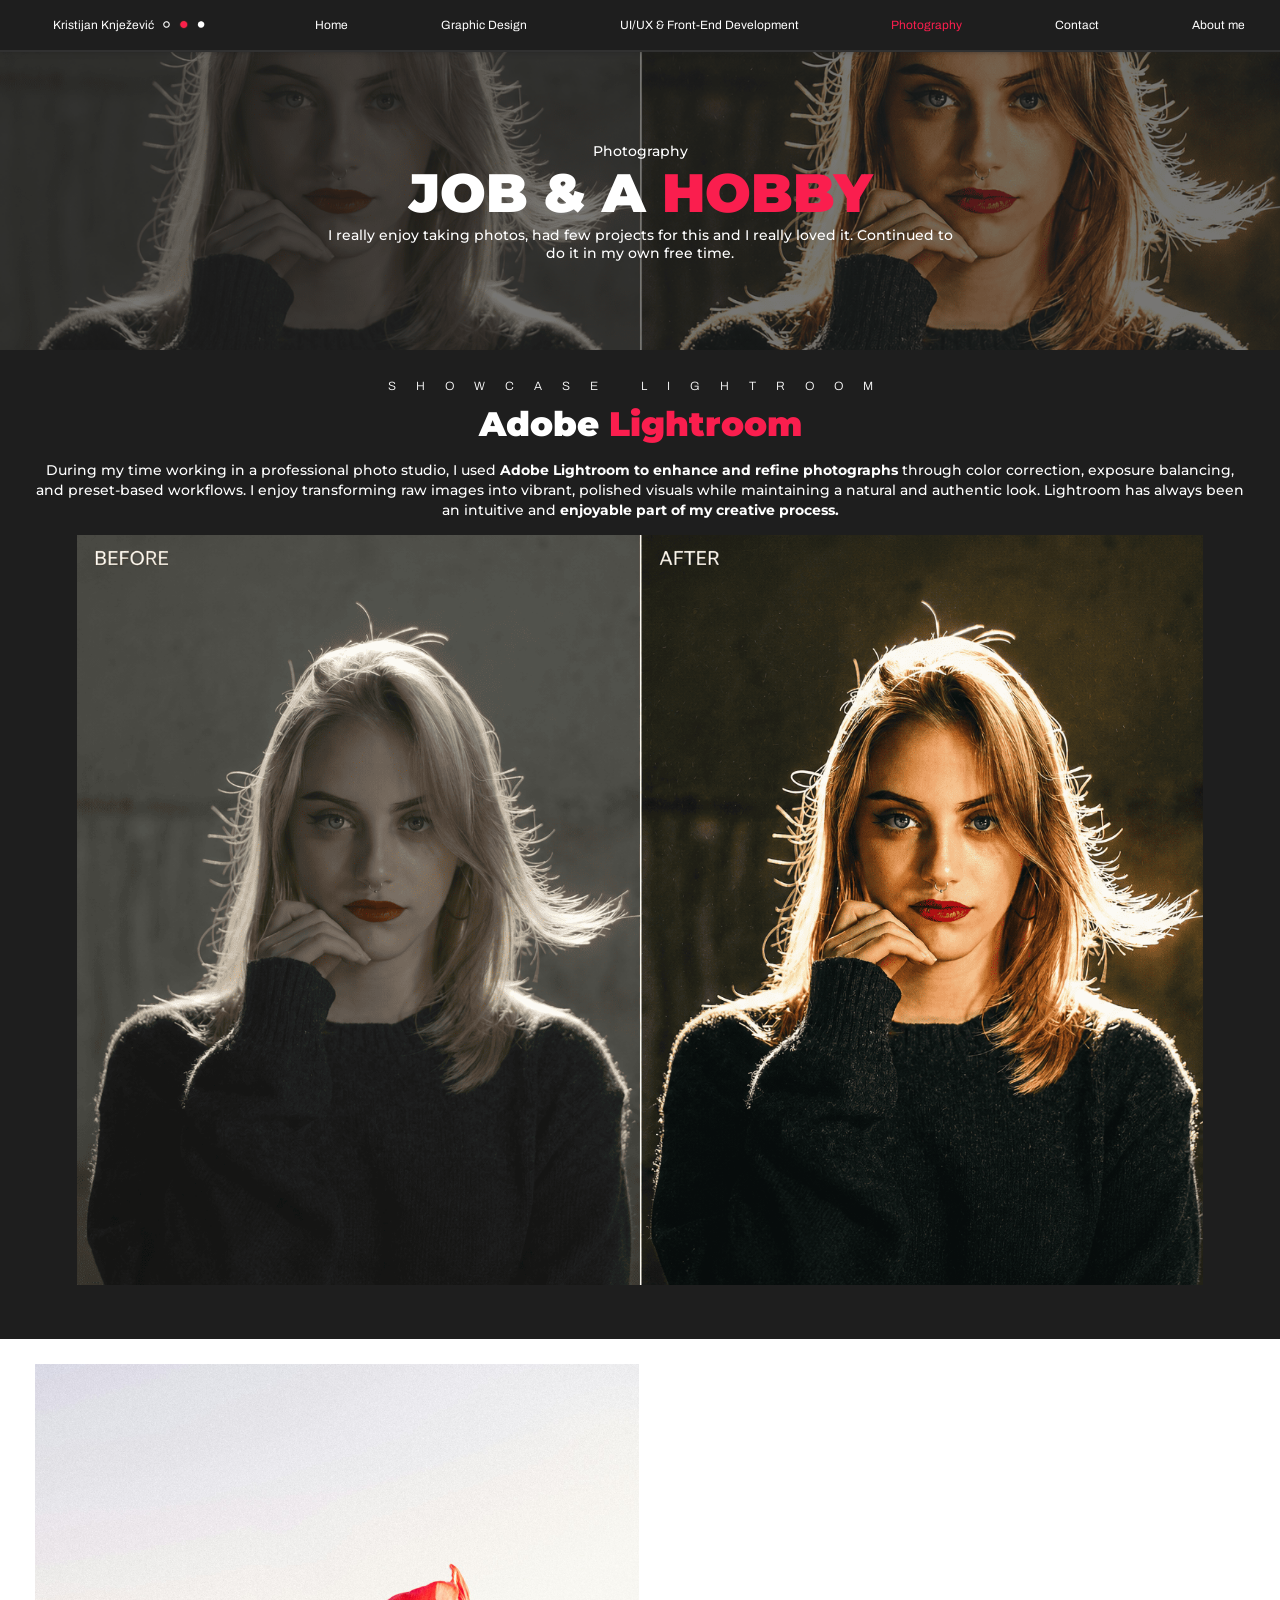
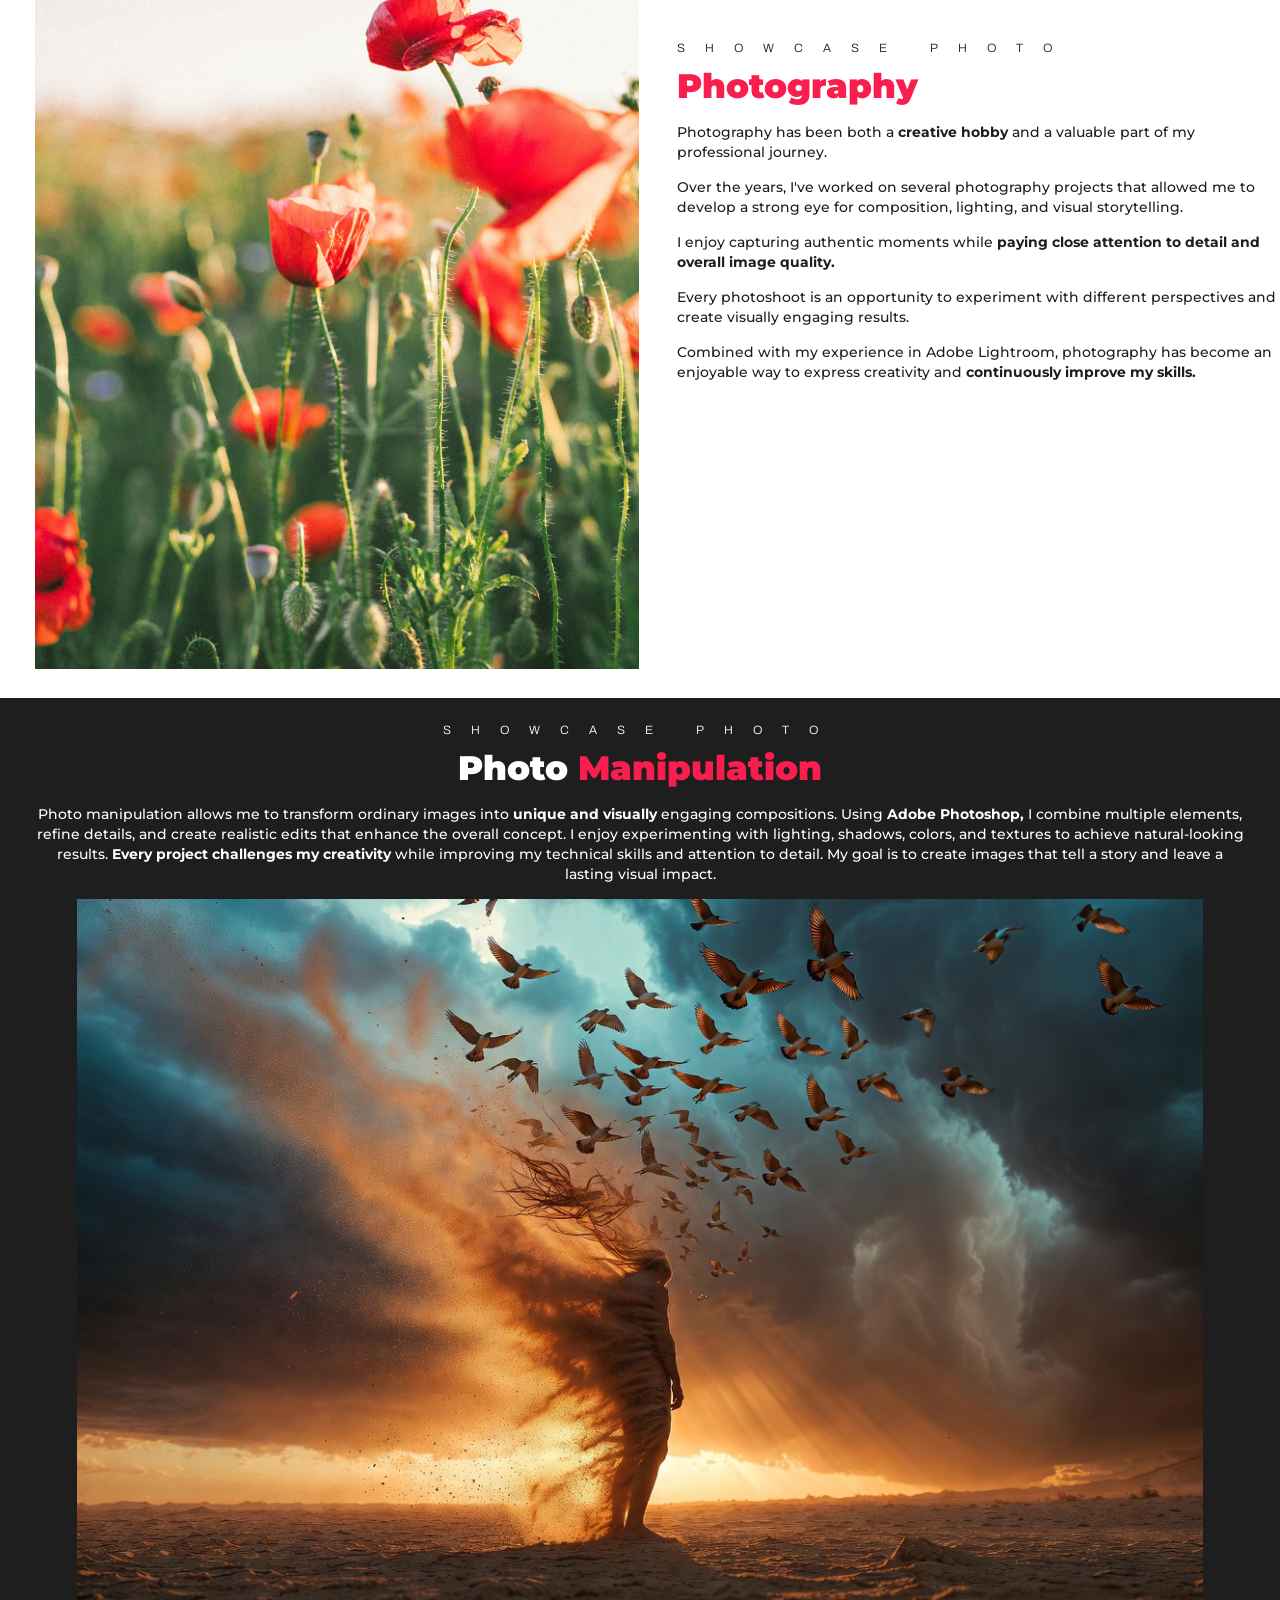
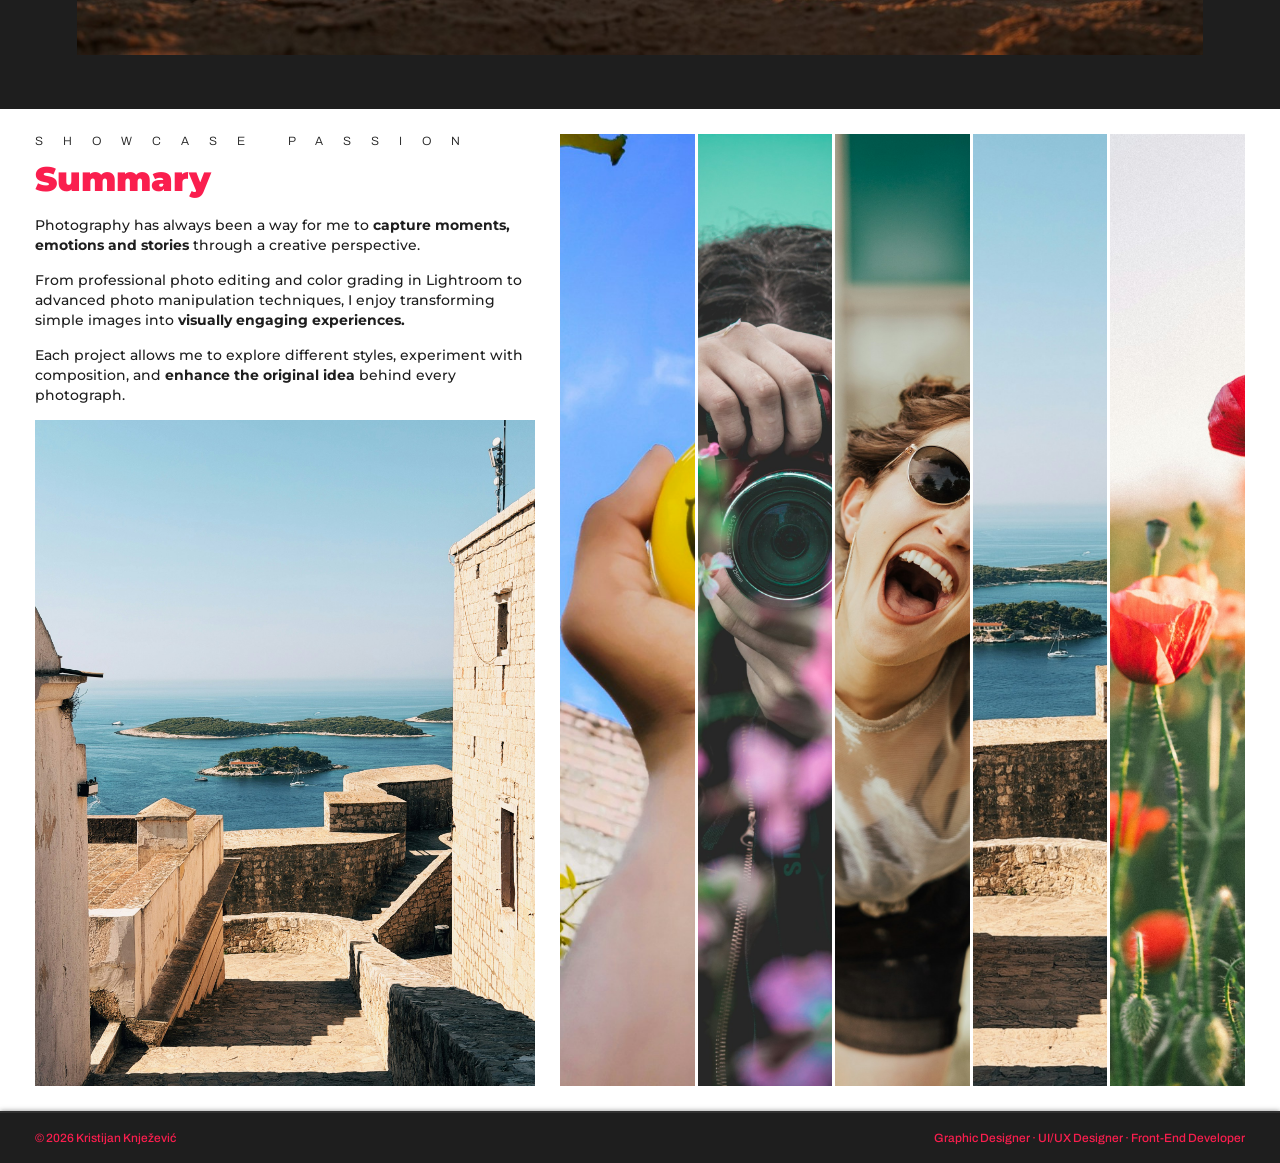
<file: photography.html>
<!DOCTYPE html>
<html>

<head>
  <title>Photography</title>
  <link rel="icon" type="image" href="testing/images/kWg1q.jpg">
  <link rel="preconnect" href="https://fonts.googleapis.com">
  <link rel="preconnect" href="https://fonts.gstatic.com" crossorigin>
  <link
    href="https://fonts.googleapis.com/css2?family=Archivo:ital,wght@0,100..900;1,100..900&family=Montserrat:ital,wght@0,100..900;1,100..900&display=swap"
    rel="stylesheet">
  <link rel="stylesheet" href="header.css">
  <link rel="stylesheet" href="illustration.css">
  <link rel="stylesheet" href="main.css">
  <link rel="stylesheet" href="contact.css">
  <link rel="stylesheet" href="photography.css">
  <link rel="stylesheet" href="about-me.css">
  <link rel="stylesheet" href="front.css">
  <meta name="viewport" content="width=device-width, initial-scale=1.0">
</head>

<div class="image-popup">
  <img class="popup-image">
</div>

<body>

  <header class="header">
    <div class="left-section">
      <a href="index.html" class="home-name">Kristijan Knježević</a>
      <img class="dots" src="cover/dots.PNG">
    </div>

    <nav class="right-section" id="nav-menu">
      <!-- maybe need to switch <a> to <div> in the future-->
      <a class="home " href="portfolio.html">Home</a>
      <a class="illustration" href="illustration.html">Graphic Design</a>
      <a class="programming" href="front.html">UI/UX &amp; Front-End Development</a>
      <a class="photography active" href="photography.html">Photography</a>
      <a class="contact" href="contact.html">Contact</a>
      <a class="about-me" href="about-me.html">About me</a>
    </nav>
    <button class="hamburger" id="hamburger"><img class="hamburger-img" src="icons/menu.png"></button>
  </header>
  <main>
    <div class="under-header">
      <img class="banner-2" src="photography/photo-1.png">
      <div class="banner-text">
        <p class="under-header-text">Photography</p>
        <p class="title-font">JOB &amp; A <span class="span-orange">HOBBY</span></p>
        <P class="under-header-text">I really enjoy taking photos, had few projects for this and I really loved it.
          Continued to do it in my own free time.</p>
      </div>
    </div>

    <div class="adobe-lightroom">
      <p class="mini-text-white">SHOWCASE LIGHTROOM</p>
      <p class="mid-title-white">Adobe <span class="span-orange">Lightroom</span></p>
      <p class="main-text-white2">During my time working in a professional photo studio, I used <strong>Adobe Lightroom
          to enhance and refine photographs</strong>
        through color correction, exposure balancing, and preset-based workflows. I enjoy transforming raw images into
        vibrant, polished visuals while maintaining a natural and authentic look. Lightroom has always been an intuitive
        and <strong>enjoyable part of my creative process.</strong></p>
      <div class="lightroom-div"><img class="lightroom-image" src="photography/photo-1.png"></div>
    </div>

    <div class="photography-container">
      <div class="left-photo">
        <img class="lightroom-image" src="photography/photo-2.jpg">
      </div>
      <div class="right-photo">
        <p class="mini-text-photo">SHOWCASE PHOTO</p>
        <p class="mid-title-black"><span class="span-orange">Photography</span></p>
        <p class="main-text2">Photography has been both a <strong>creative hobby</strong> and a valuable part of my
          professional
          journey.</p>
        <p class="main-text2">Over the years, I've worked on several photography projects that allowed me to develop
          a strong eye for composition, lighting, and visual storytelling.</p>
        <p class="main-text2">I enjoy capturing authentic moments while <strong>paying close attention to detail and
            overall image quality.</strong></p>
        <p class="main-text2">Every photoshoot is an opportunity to experiment with different perspectives and create
          visually engaging results.</p>
        <p class="main-text2">Combined with my experience in Adobe Lightroom, photography has become an enjoyable way to
          express creativity and <strong>continuously improve my skills.</strong></p>
      </div>
    </div>

    <div class="adobe-lightroom">
      <p class="mini-text-white">SHOWCASE PHOTO</p>
      <p class="mid-title-white">Photo <span class="span-orange">Manipulation</span></p>
      <p class="main-text-white2">Photo manipulation allows me to transform ordinary images into <strong>unique and
          visually</strong>
        engaging compositions. Using <strong>Adobe Photoshop,</strong> I combine multiple elements, refine details, and
        create realistic
        edits that enhance the overall concept. I enjoy experimenting with lighting, shadows, colors, and textures to
        achieve natural-looking results. <strong>Every project challenges my creativity</strong> while improving my
        technical skills and
        attention to detail. My goal is to create images that tell a story and leave a lasting visual impact.</p>
      <div class="lightroom-div"><img class="lightroom-image" src="photography/photo-3.jpg"></div>
    </div>

    <div class="summary">
      <div class="left-summary">
        <p class="mini-text-photo">SHOWCASE PASSION</p>
        <p class="mid-title-black"><span class="span-orange">Summary</span></p>
        <p class="main-text2">Photography has always been a way for me to <strong>capture moments, emotions and stories</strong> through
          a creative perspective.</p>
        <p class="main-text2">From professional photo editing and color grading in Lightroom to advanced photo
          manipulation techniques, I enjoy transforming simple images into <strong>visually engaging experiences.</strong></p>
        <p class="main-text2">Each project allows me to explore different styles, experiment with composition, and
          <strong>enhance the original idea</strong> behind every photograph.</p>
        <img class="summary-image" src="photography/photo-4.jpg">


      </div>
      <div class="right-summary">
        <img class="thin-image" src="photography/photo-5.jpg">
        <img class="thin-image" src="photography/photo-6.jpg">
        <img class="thin-image" src="photography/photo-7.jpg">
        <img class="thin-image" src="photography/photo-4.jpg">
        <img class="thin-image" src="photography/photo-2.jpg">
      </div>


    </div>
  </main>

  <footer class="footer">
    <div class="made-by">&copy; 2026 Kristijan Knježević</div>
    <div class="html">Graphic Designer &middot; UI/UX Designer &middot; Front-End Developer</div>
  </footer>
  <script src="front.js"></script>
</body>

</html>
</file>
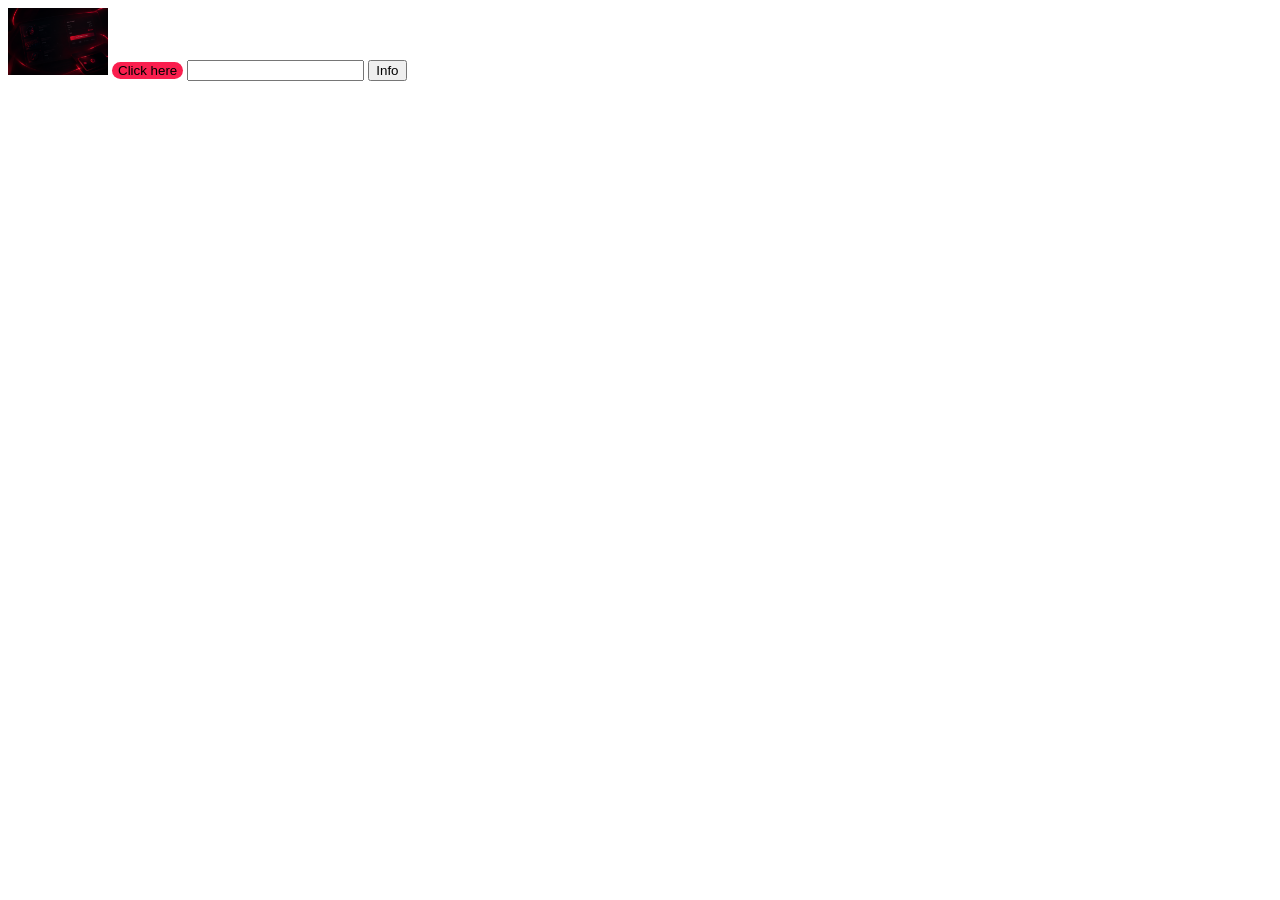
<file: testing/new.html>
<!DOCTYPE html>
<html>
  <head>
    <link rel="stylesheet" href="new.css">
  </head>
  <body>

    <img class="example-image" src="images/neon-checkout.png" style="width: 100px;">
    
    <button class="activate-button">Click here</button>
    <input class="input" type="text">
    <button class="example-button">Info</button>
    <p class="text"></p>

    <div class="hidden-view">
      <div class="active-view">
        <button class="close-button">X</button>
        <img class="image" src="images/neon-checkout.png">
        
      </div>
    </div>

    <script src="new.js"></script>
  </body>
</html>
</file>
<file: header.css>
.header {
  display: flex;
  width: 100%;
  height: 50px;
  background-color: rgba(30, 30, 30, 1);
  color: white;
  align-items: center;
  justify-content: space-between;
  font-family: "Archivo";
  position: fixed;
  top: 0px;
  left: 0px;
  right: 0px;
  z-index: 100;
  border-bottom: 2px solid rgb(49, 49, 49);
  box-shadow: 0px 0px 5px rgba(30, 30, 30, 0.5);

}

.left-section {
  width: 200px;
  display: flex;
  justify-content: center;
  align-items: center;
  cursor: pointer;
  margin: 0px 45px 0px 35px;
}

.left-section a {
  text-decoration: 0;
  color: white;
}

.dots {
  color: rgba(250, 30, 78, 1);
  
}

.right-section {
  flex: 4;
  display: flex;
  justify-content: space-between;
  margin: 0px 35px 0px 35px;
  gap: 10px;
}

.home,
.illustration,
.programming,
.photography,
.contact,
.about-me {
  color: white;
  transition: color 0.5s;
  cursor: pointer;
  font-size: 12px;


}

.home:hover,
.illustration:hover,
.programming:hover,
.photography:hover,
.contact:hover,
.about-me:hover {
  color: rgba(250, 30, 78, 1);

}

a.active {
  color: rgba(250, 30, 78, 1);
}

a {
  text-decoration: none;
}


.footer {
  display: flex;
  width: 100%;
  height: 50px;
  background-color: rgba(30, 30, 30, 1);
  color: rgba(250, 30, 78, 1);
  align-items: center;
  justify-content: space-between;
  font-family: "Archivo";
  border-top: 2px solid rgb(49, 49, 49);
  box-shadow: 0px 0px 5px rgba(30, 30, 30, 0.5);
}

.made-by {
  flex: 1;
  font-size: 12px;
  font-weight: 500;
  margin-left: 35px;
}

.html {
  flex: 1;
  font-size: 12px;
  font-weight: 500;
  text-align: end;
  margin-right: 35px;
}

.anchor-home {
  color: white;
  text-decoration: none;

}

.home-name {
  font-size: 12px;
  
}

.hamburger { 
  color: rgba(250, 30, 78, 1); 
  display: none; 
  background-color: rgba(30, 30, 30, 1); 
  border: none; 
  cursor: pointer; 
  width: 30px; 
  height: 30px; 
  margin-right: 25px; 
  align-items: center; 
  justify-content: center; 
}

.hamburger-img {
  width: 20px;
  height: 20px;
  background-color: transparent;
  object-fit: cover;
  object-position: center;
}

@media (max-width: 768px) {

  .right-section {
        display: none;
        position: absolute;
        top: 52px;
        right: 0;
        width: 220px;
        flex-direction: column;
        background-color: rgba(30, 30, 30, 1);
        padding: 10px 0;
        margin: 0;
        gap: 0;
        border-left: 2px solid rgb(49, 49, 49);
        border-bottom: 2px solid rgb(49, 49, 49);
        box-shadow: 0px 5px 10px rgba(0, 0, 0, 0.4);
    }

    .right-section.active {
        display: flex;
    }

    .right-section a {
        width: 100%;
        box-sizing: border-box;
        padding: 15px 20px;
        color: white;
        text-align: left;
    }

    .right-section a:hover {
        color: rgba(250, 30, 78, 1);
        background-color: rgb(40, 40, 40);
    }

    .hamburger {
        display: flex;
        align-items: center;
        justify-content: center;
    }

    .hamburger-img {
        width: 20px;
        height: 20px;
        object-fit: contain;
    }

    .left-section {
      margin: 0;
      margin: 0px 22px;
    }

    .footer {
      margin: 0;
      margin: 0px 22px;
      
    }

    .made-by, .html {
      margin: 0px;
    }

    .made-by {
      margin-left: 22px;
    }

    .html {
      margin-right: 22px;
      text-align: start;
    }

    
  


}
</file>
<file: illustration.css>
body {
  margin: 0;
}

.under-header {
  position: relative;

}

.banner-1 {
  width: 100%;
  height: 300px;
  object-fit: cover;
  object-position: center;
  opacity: 40%;
}

.banner-text {
  position: absolute;
  top: 50%;
  left: 50%;
  transform: translate(-50%, -50%);
  text-align: center;


}

.under-header-text {
  color: white;
  font-size: 14px;
  font-weight: 500;
}

.small-image {
  max-width: 180px;
  object-fit: cover;
  object-position: center;
  cursor: pointer;
}

.big-picture {
  width: 100%;
  height: auto;
  cursor: pointer;
}

.big-image {
  text-align: center;
  width: 100%;
}

.small-image-div {
  width: 100%;
  display: flex;
  justify-content: space-between;
  align-items: center;
  margin-top: 10px;
  gap: 15px;
}


.right-side-image-card {
  flex: 1;
  margin: 10px 35px;


}

.left-side-image-card {
  flex: 0.7;
  margin: 10px 35px;
}


.image-card-black {
  display: flex;
  flex-wrap: wrap;
  justify-content: center;
  align-items: center;
}

.image-card-white {
  background-color: white;
  display: flex;
  flex-direction: row-reverse;
  flex-wrap: wrap;
  justify-content: center;
  align-items: center;
}

.right-side-image-card p {
  margin: 10px 0px;
}

.gym-div {
  width: 100%;
  display: flex;
  flex-direction: row;
  flex-wrap: wrap;
  justify-content: center;
  gap: 0;
  align-items: center;
  background-color: white;
}

.gym-cont1,
.gym-cont2 {
  flex: 1;
  width: 100%;
}

.gym-cont1 {
  padding: 25px 0px 25px 35px;
}

.gym-cont2 {
  padding: 25px 35px 25px 0px;
}

.gym-pic {
  width: 100%;
  height: 100%;
  display: block;
}



@media (max-width: 768px) {


  .small-image-div {
    width: 100%;
    display: flex;
    gap: 10px;
  }

  .small-image {
    width: 0;
    max-width: none;
    flex: 1;
    height: auto;
    object-fit: cover;
  }

  .left-side-image-card {
    min-width: 290px;
  }

  .footer {
    margin: 0px;
  }

  .banner-text {
    width: 80%;
  }

}
</file>
<file: main.css>
body {
  font-family: "Montserrat";
  font-size: 14px;
  background-color: rgba(30, 30, 30, 1);
  color: rgba(30, 30, 30, 1);
  margin: 0;
  padding-top: 50px;
}


p {
  margin: 0;
}

.cover {
  width: 100%;
  height: 900px;
}

.cover-image {
  width: 100%;
  height: 900px;
  object-fit: cover;
  object-position: top;
  position: relative;
  

}

.cover-all-text {
  opacity: 0;
  transform: translateY(40px);
  max-width: 700px;
  position: absolute;
  left: 100px;
  top: 280px;

}

.cover-mid-text {
  width: 100%;
  display: flex;
  flex-direction: row;
  justify-content: center;
  align-items: center;
  font-weight: 700;
  margin-top: 15px;
  color: white;
}

.right-section {
  width: 100%;
}

.right-mid-text {
  flex: 1;
}

.skills {
  font-size: 16px;
  margin-top: 5px;
}

.cover-up-text {
  width: 100%;
}

.left-mid-text {
  width: 250px;
}

.btn-work,
.contact-btn {
  background-color: rgba(30, 30, 30, 1);
  color: white;
  border: none;
  border-radius: 4px;
  padding: 18px 12px;
  font-size: 16px;
  font-weight: 600;
  margin-right: 30px;
  cursor: pointer;
}

.container-btn {
  max-width: 150px;

  margin: 25px 0px;

}

.btn-project {
  background-color: white;
  color: rgba(30, 30, 30, 1);
  border: none;
  border-radius: 4px;
  padding: 18px 12px;
  font-size: 16px;
  font-weight: 600;
  cursor: pointer;
}

.btn {
  width: 100%;
  height: 100px;
  display: flex;
  justify-content: start;
  align-items: center;
  margin-top: 15px;
}

.title-font {
  font-size: 58px;
  font-weight: 900;
  color: white;
}



.introduction {
  width: 100%;
  background-color: white;
  display: flex;
  flex-direction: column;
  justify-content: flex-start;
  padding: 25px 35px 25px 35px;
  box-sizing: border-box;
}

.span-orange {
  color: rgba(250, 30, 78, 1);
}

.mini-text-black {
  font-family: "Archivo";
  font-size: 12px;
  font-weight: 300;
  letter-spacing: 20px;
  margin-top: 25px;

}

.mid-title-black {
  font-size: 34px;
  font-weight: 900;
  margin-top: 10px;

}

.mid-title-white {
  color: white;
  font-size: 34px;
  font-weight: 900;
  margin-top: 10px;

}

.main-text {
  font-size: 14px;
  font-weight: 500;
  line-height: 20px;
  margin-top: 15px;
}

.main-text-white {
  color: white;
  font-size: 14px;
  font-weight: 500;
  line-height: 20px;
  margin-top: 15px;
}

.showcase {
  color: white;
  width: 100%;
  display: flex;
  flex-direction: column;
  justify-content: flex-start;
  padding: 25px 35px 25px 35px;
  box-sizing: border-box;
}

.mini-text-white {
  color: white;
  font-family: "Archivo";
  font-size: 12px;
  font-weight: 300;
  letter-spacing: 20px;
  margin-top: 25px;
}

.card-title {
  color: rgba(250, 30, 78, 1);
  font-size: 28px;
  font-weight: 800;
  margin-top: 10px;
  margin-left: 35px;
}

.card-text {
  color: white;
  font-size: 14px;
  font-weight: 500;
  margin-top: 25px;
  margin-left: 35px;
}

.orange-button {
  background-color: rgba(250, 30, 78, 1);
  color: rgba(30, 30, 30, 1);
  width: 120px;
  border: none;
  border-radius: 4px;
  padding: 18px 12px;
  font-size: 16px;
  font-weight: 600;
  margin-top: 25px;
  margin-left: 35px;
  cursor: pointer;
}

.card-image {
  width: 300px;
  height: 300px;
  object-fit: cover;
  object-position: center;
  cursor: pointer;
  
}

.card {
  display: flex;
  justify-content: center;
  align-items: center;
  padding: 15px 35px;
  border: 1px solid rgba(250, 30, 78, 1);
  margin: 15px 35px 15px 35px;
  flex-wrap: wrap;
  gap: 35px;
}

.card p {
  margin: 0px;
}



.card button {
  margin: 0px;
}

.card-left-side {
  width: 300px;
}

.card-right-side {
  flex: 1;
  display: flex;
  flex-direction: column;
  align-items: center;
  text-align: center;
  gap: 25px;

}

.input-card {
  display: flex;
  width: 100%;
  background-color: white;
  justify-content: center;
  align-items: center;
  flex-wrap: wrap;

}

.input-card-left {
  flex: 1;
  font-weight: 600;
  width: 100%;
  padding: 15px 15px;
  border: 1px solid rgb(230, 230, 230);
  border-radius: 5px;
  margin: 25px 15px 25px 35px;

}

.input-name,
.input-email,
.input-msg {
  margin-top: 10px;
}

.input-name {
  margin-top: 0px;
}

.typebar {
  width: 100%;
  border: 1px solid rgb(200, 200, 200);
  margin: 0;
  padding: 5px 0px;
  box-sizing: border-box;
}

.typebar2 {
  width: 100%;
}

.typebar::placeholder {
  font-family: "Archivo";
  color: rgb(190, 190, 190);
  padding-left: 5px;

}

.submit-button {
  background-color: rgba(250, 30, 78, 1);
  color: rgba(30, 30, 30, 1);
  width: 100%;
  border: none;
  border-radius: 4px;
  padding: 10px 12px;
  font-size: 16px;
  font-weight: 600;
  margin-top: 25px;
  cursor: pointer;
}

.input-card-right {
  flex: 1;
  padding-right: 35px;
  display: flex;
  flex-direction: column;
  margin: 25px 35px 25px 15px;
}

.italic-text {
  margin-top: 15px;
}

.facebook {
  width: 30px;
  height: 30px;
  cursor: pointer;
}

.instagram {
  width: 30px;
  height: 30px;
  cursor: pointer;
}

.title-font {
  font-size: 54px;
  font-weight: 900;
  color: white;
}

.linkedin {
  width: 30px;
  height: 30px;
  cursor: pointer;
}

.behance {
  width: 30px;
  height: 30px;
  cursor: pointer;
}

.btn-work,
.contact-btn,
.btn-project,
.orange-button,
.submit-button {
  transition: all 0.3s ease;
}

.btn-work:hover,
.contact-btn:hover {
  background-color: rgba(250, 30, 78, 1);
  color: rgba(30, 30, 30, 1);
  transform: translateY(-3px);
  box-shadow: 0px 0px 5px rgba(30, 30, 30, 1);
}

.btn-project:hover {
  background-color: rgba(250, 30, 78, 1);
  color: white;
  transform: translateY(-3px);
  box-shadow: 0px 0px 5px rgba(30, 30, 30, 1);
}

.orange-button:hover,
.submit-button:hover {
  background-color: rgb(195, 20, 60);
  color: white;
  transform: translateY(-3px);
}

@media (max-width: 768px) {

  .title-font {
    font-size: 28px;
    font-weight: 900;
    color: white;
  }

  .cover-all-text {
    width: calc(100% - 80px);
    max-width: none;
    left: 25px;
  }

  .cover-mid-text {
    width: 100%;
    gap: 5px;
  }

  .left-mid-text {
    width: auto;
    flex: 1;
  }

  .right-mid-text {
    flex: 1;
  }

  .input-card {
    width: 100%;
    flex-direction: column;
    box-sizing: border-box;
    padding: 0;
  }

  .input-card-left {
    flex: none;
    width: calc(100% - 50px);
    box-sizing: border-box;
    margin: 25px auto;
    padding: 15px;
  }

  .input-card-right {
    flex: none;
    width: calc(100% - 50px);
    box-sizing: border-box;
    padding: 0;
    margin: 25px auto;

    display: flex;
    flex-direction: column;
    align-items: center;
  }

  .typebar,
  .typebar2 {
    width: 100%;
    box-sizing: border-box;
  }

  .card {
    margin: 15px 20px;
    padding: 15px;
    gap: 20px;
    box-sizing: border-box;
  }

  .card-image {
    width: 100%;
    max-width: 300px;
    height: auto;
  }

  .card-left-side {
    width: 100%;
    display: flex;
    justify-content: center;
  }

  .btn-work
   {
    font-size: 14px;
    margin-right: 20px;
    padding: 0px;
    padding: 15px 15px;
  }

  .contact-btn, .btn-project {
    font-size: 14px;
    padding: 0px;
    padding: 15px 15px;
    
  }

  .social-media2 {
    margin: 25px 0px 25px 0px;
    gap: 35px;
  }

  .mini-text-black, .mini-text-white {
    letter-spacing: 10px;
  }


     .contact-div {
      padding: 0px 35px;
      box-sizing: border-box;
      text-align: center;
     }
     

}
</file>
<file: contact.css>
.contact-div {
  display: flex;
  flex-direction: column;
  width: 100%;
  align-items: center;
}

.contact-div p {
  margin-left: 0px;
}

.contact-div .mid-title-white {
  margin-bottom: 25px;
}

.input-card2 {
  display: flex;
  flex-direction: row-reverse;
  width: 100%;
  background-color: white;
  justify-content: center;
  align-items: center;
  flex-wrap: wrap;
  gap: 20px;
}

.input-card-right2 {
  flex: 1;
  padding-right: 35px;
  display: flex;
  flex-direction: column;
  margin: 25px 35px 25px 15px;

}

.input-card-right2 p {
  margin-left: 0px;
  justify-content: center;
  align-items: center;
  text-align: center;
}

.input-card2 .input-card-right2 {
  margin: 0px;
  padding-right: 0px;
  display: flex;
  text-align: center;
}

.social-media2 {
  display: flex;
  flex-direction: row;
  justify-content: space-between;
  align-items: center;
  width: 300px;
  margin-left: auto;
  margin-right: auto;
  margin-top: 25px;
}

.typebar2 {
  width: 100%;
  height: 150px;
  border: 1px solid rgb(200, 200, 200);
  margin: 0;
  padding: 5px 0px;
  box-sizing: border-box;
}

.typebar2::placeholder {
  font-family: "Archivo";
  color: rgb(190, 190, 190);
  padding-left: 5px;
}
</file>
<file: photography.css>
.banner-2 {
 width: 100%;
  height: 300px;
  object-fit: cover;
  object-position: center;
  opacity: 40%;

}

.adobe-lightroom {
  width: 100%;
  display: flex;
  flex-direction: column;
  align-items: center;
  padding: 25px 35px 25px 35px;
  text-align: center;
  box-sizing: border-box;
}

.lightroom-image {
  width: 100%;
  object-fit: cover;
  object-position: center;
  cursor: pointer;

}

.lightroom-div {
  width: 93%;
  margin: 0px 35px 25px 35px;
}

.adobe-lightroom .mini-text-white {
  margin: 0px;
}

.photography-container {
  width: 100%;
  background-color: white;
  display: flex;
  flex-wrap: wrap;
  gap: 20px;
  align-items: center;
}

.mini-text-photo {
  font-family: "Archivo";
  font-size: 12px;
  font-weight: 300;
  letter-spacing: 20px;
  

}

.left-photo {
  flex: 1;
  margin: 25px 18px 25px 35px;
  min-width: 280px;
  justify-content: center;
  align-items: center;
}

.right-photo {
  flex: 1;
}


.summary {
  width: 100%;
  background-color: white;
  display: flex;
  gap: 25px;
  padding: 25px 35px;
  box-sizing: border-box;
  align-items: stretch;
}

.left-summary {
  flex: 1;
  min-width: 0;
  max-width: 500px;
}

.summary-image {
  width: 100%;
  height: auto;
  display: block;
}

.right-summary {
  flex: 1;
  min-width: 0;
  display: flex;
  gap: 3px;
  align-items: stretch;
  box-sizing: border-box;
}

.thin-image {
  flex: 1;
  width: 0;
  height: auto;
  min-height: 100%;
  object-fit: cover;
  object-position: center;
}

.main-text2 {
  font-size: 14px;
  font-weight: 500;
  line-height: 20px;
  margin-top: 15px;
  margin-bottom: 15px;
}

.main-text-white2 {
  color: white;
  font-size: 14px;
  font-weight: 500;
  line-height: 20px;
  margin-top: 15px;
  margin-bottom: 15px;
}

@media (max-width: 768px) {

.thin-image {
display: none;
}
.right-summary {
  display: none;
}

.summary-image {
  width: 100%;
  height: auto;
  display: block;
  margin: 0px auto;
  
}

.lightroom-image {
 max-width: max-content; 
 margin: 0;
}

.lightroom-div {
  margin: 0;
  width: 100%;
}

.left-photo {
  margin: 0;
  text-align: center;
}

.adobe-lightroom {
  
  align-items: start;
  padding: 25px 35px 25px 35px;
  box-sizing: border-box;
  text-align: start;
}

.photography-container {
  gap: 10px;
  padding: 25px 35px 25px 35px;
  box-sizing: border-box;
}

.left-summary {
  width: 100%;
}

}
</file>
<file: about-me.css>
.poster {
  display: flex;
  background-color: white;
  justify-content: space-between;
  align-items: center;
  flex-wrap: wrap;
  gap: 20px;
}

.hightitle {
  font-size: 44px;
  font-weight: 900;
  margin-top: 10px;
}


.poster-img {
  width: 100%;
  height: auto;
  display: block;
}

.left-poster {
  flex: 1;
  padding: 25px 0px 25px 35px;
}

.right-poster {
  flex: 1;
  margin: 25px 35px 25px 0px;

}

.poster p {
  margin: 0px;
}

.poster-reverse {
  display: flex;
  background-color: white;
  flex-direction: row-reverse;
  justify-content: space-between;
  align-items: center;
  flex-wrap: wrap;
  gap: 20px;

}

.poster-img2 {
  width: 100%;
  height: 100%;
  object-fit: cover;
  object-position: center;
}

.left-poster2 {
  flex: 1;

  margin: 25px 35px 25px 18px;
}

.right-poster2 {
  flex: 1;
  margin: 25px 18px 25px 35px;

}

.poster-reverse p {
  margin-top: 15px;
  margin-left: 0px;
}

.border-box {
  display: flex;
  flex-direction: column;
  max-width: 180px;
  height: 180px;
  justify-content: center;
  align-items: center;
  text-align: center;
  padding: 15px;
  border: 1px solid rgba(250, 30, 78, 1);
  margin: 15px;
}

.border-box-top {
  flex: 1;
  max-width: 25px;
  max-height: 25px;
  justify-content: center;
  align-items: center;
  margin-bottom: 10px;
}

.creativity-img {
  width: 100%;
  object-fit: cover;
  object-position: center;
}

.orange-text {
  color: rgba(250, 30, 78, 1);
  font-weight: 700;
  font-size: 16px;
  margin-bottom: 10px;
}

.orange-text2 {
  color: rgba(250, 30, 78, 1);
  font-size: 12px;
}

.border-section {
  width: 100%;
  display: flex;
  justify-content: center;
  align-items: center;
  flex-wrap: wrap;
}

@media (max-width:768px) {

  .poster {
    flex-direction: column;
    justify-content: none;
    gap: 2px;
  }

  .right-poster {
    padding: 0px 35px;
    box-sizing: border-box;
  }

  .poster-img {
    width: calc(100%-75px);
    height: auto;
    display: block;

  }

  .left-poster {
    flex: 1;
    padding: 0px;
    height: auto;
  }

  .poster-reverse {
    flex-direction: column;
    gap: 2px;
  }

  .left-poster2 {
    margin: 0;
  }

  .right-poster2 {
    margin: 0;
    padding: 25px 35px 25px 35px;
    gap: 0;

  }

}
</file>
<file: front.css>
.small-image-ui {
  max-width: 230px;
  object-fit: cover;
  object-position: center;
  cursor: pointer;
  transition: 0.3s ease;
}

.small-image-ui:hover {
  transform: translateY(-3px);
}

.small-image-div2 {
  width: 100%;
  display: flex;
  justify-content: space-between;
  align-items: center;
  margin-top: 10px;
  gap: 15px;
}

.website-container {
  display: flex;
  flex-direction: column;
  flex-wrap: wrap;
  width: 100%;
  background-color: white;
  justify-content: center;
  align-items: start;
  text-align: start;
  padding: 25px 35px 25px 35px;
  box-sizing: border-box;
}

.webshop-container {
  display: flex;
  flex-direction: column;
  flex-wrap: wrap;
  width: 100%;
  background-color: white;
  justify-content: center;
  align-items: start;
  text-align: start;
  padding: 25px 35px 25px 35px;
  box-sizing: border-box;
}

.website-image {
  width: 80%;
  object-fit: cover;
  object-position: center;
  cursor: pointer;
  transition: 0.3s ease;
}

.website-image:hover {
  transform: translateY(-3px);
}

.webshop-image {
  width: 80%;
  object-fit: cover;
  object-position: center;
  cursor: pointer;
  transition: 0.3s ease;
}

.webshop-image:hover {
  transform: translateY(-3px);
}

.webshop-container .left-photo-webshop {
  width: 100%;
  display: flex;
  flex-direction: column;
  margin: 25px 0px 25px 0px;
  text-align: center;
  align-items: center;
  justify-content: center;
}

.website-container .left-photo,
.frontend-container .left-photo {
  width: 100%;
  display: flex;
  margin: 25px 0px 25px 0px;
  text-align: center;
  align-items: center;
  justify-content: center;
}

.right-photo3 {
  flex: 1;
  text-align: center;
  align-items: center;
  justify-content: center;
}

.mini-text-black3 {
  margin-left: 35px;
  font-family: "Archivo";
  font-size: 12px;
  font-weight: 300;
  letter-spacing: 20px;

}

.mid-title-black3 {
  font-size: 34px;
  font-weight: 900;
  margin-top: 10px;
  margin-left: 35px;
}

.main-text-alternate {
  color: white;
  font-size: 14px;
  font-weight: 500;
  line-height: 20px;
  margin-top: 15px;
  text-align: center;
}

.main-text-alternate-black {
  color: black;
  font-size: 14px;
  font-weight: 500;
  line-height: 20px;
  margin-top: 15px;
  text-align: center;
}

.right-photo .main-text {
  margin: 25px 35px 25px 35px;
}

.frontend-container {
  display: flex;
  flex-direction: column;
  width: 100%;
  align-items: center;
  justify-content: center;
  text-align: center;
  padding: 25px 35px 25px 35px;
  box-sizing: border-box;

}

.image-popup {
  display: none;
  position: fixed;
  top: 0;
  left: 0;
  width: 100%;
  height: 100%;
  background-color: rgba(0, 0, 0, 0.85);
  justify-content: center;
  align-items: center;
  z-index: 1000;
  opacity: 0;
  transition: opacity 0.25s ease;
}

.popup-image {
  max-width: 90%;
  max-height: 90%;
  object-fit: contain;
  transform: scale(0.95);
  transition: transform 0.25s ease;
}

.image-popup.show {
  opacity: 1;
}

.right-side-image-card-ui {
  text-align: center;
  padding: 0px 35px;
}

.right-side-image-card2 {
  text-align: center;
}

.mini-alternate {
  color: white;
  font-family: "Archivo";
  font-size: 12px;
  font-weight: 300;
  letter-spacing: 20px;
}

.left-side-image-card-special {
  flex: 0.7;
  margin: 30px 35px;
}

.left-side-image-card2 {
  flex: 1;
  margin: 10px 35px;

}

.image-popup.show .popup-image {
  transform: scale(1);
}


.rps,
.result-p {
  font-size: 38px;
  font-weight: bold;
}

.moves-p img {
  width: 30px;
  height: 30px;
  object-fit: contain;
  vertical-align: middle;
}

.button-div {
  display: flex;
  flex-direction: row;
  gap: 50px;
  justify-content: center;
  padding: 25px 35px;
}

.rules-p {
  font-size: 20px;
  margin-top: 25px;
  color: white;
}

.rock-button img,
.paper-button img,
.scissors-button img {
  width: 70px;
  height: 70px;
  object-fit: contain;
}

.rock-button,
.paper-button,
.scissors-button {
  background-color: transparent;
  width: 90px;
  height: 90px;
  border: solid 1px rgba(250, 30, 78, 1);
  cursor: pointer;
  border-radius: 10px;
  display: flex;
  justify-content: center;
  padding: 0px;
  box-sizing: border-box;
  transition: all 0.3s ease;
  align-items: center;
}

.rock-button:active,
.paper-button:active,
.scissors-button:active {
  background-color: rgba(250, 30, 78, 0.25);
  box-shadow: 0 0 12px rgba(250, 30, 78, 0.7);
  border-color: rgba(250, 30, 78, 1);
}

.game-container {
  display: flex;
  flex-direction: column;
  padding: 25px 0px;
  text-align: center;
}

.game-container .orange-button {
  margin: 0px;
}

.letter-image {
  display: flex;
  flex-direction: column;
  align-items: center;
  justify-content: center;
  vertical-align: center;
}

.result-p {
  font-size: 38px;
  color: white;
}

.moves-p,
.score-p {
  color: white;
  font-size: 20px;
  padding-top: 7px;
}

.button-result-div {
  display: flex;
  flex-direction: row;
  margin-top: 15px;
  gap: 20px;
  justify-content: center;
}

.button-play {
  background-color: rgba(250, 30, 78, 1);
  color: rgba(30, 30, 30, 1);
  width: 120px;
  border: none;
  border-radius: 4px;
  padding: 18px 12px;
  font-size: 16px;
  font-weight: 600;
  cursor: pointer;
  transition: all 0.3s ease;
}

.button-play:hover {
  background-color: rgb(185, 19, 55);
  color: white;
}

.button-webshop {
  background-color: rgba(250, 30, 78, 1);
  color: rgba(30, 30, 30, 1);
  border: none;
  border-radius: 4px;
  padding: 15px 12px;
  font-size: 16px;
  font-weight: 600;
  cursor: pointer;
  transition: all 0.3s ease;
  margin-bottom: 25px;
}

.button-webshop:hover {
  background-color: rgb(185, 19, 55);
  color: white;
  transform: translateY(-3px);
}

@media (max-width: 768px) {

  .small-image-ui {
    max-width: 80px;
  }

  .small-image-div2 {
    flex: 1;
  }

  .website-container {
    padding: 25px 35px 25px 35px;
    box-sizing: border-box;
  }

  .mini-alternate {
    color: white;
    font-family: "Archivo";
    font-size: 12px;
    font-weight: 300;
    letter-spacing: 20px;
  }


  .website-image {
    border: 1px solid white;
  }

  .frontend-container {
    padding: 25px 35px 25px 35px;
    box-sizing: border-box;
  }

  .mini-text-black3 {
    margin-left: 0;
  }

  .mid-title-black3 {
    margin-left: 0;
  }

  .mini-alternate {
    letter-spacing: 15px;
  }

  .main-text-alternate,
  .main-text-alternate-black {
    text-align: start;
  }

  .rock-button,
  .paper-button,
  .scissors-button {
    background-color: transparent;
    width: 60px;
    height: 60px;
  }

  .moves-p,
  .score-p,
  .rules-p {
  font-size: 15px;
  }

  }

  @media (hover: none) {
  .rock-button:active,
  .paper-button:active,
  .scissors-button:active {
    background-color: rgba(250, 30, 78, 0.4);
    box-shadow: 0 0 18px rgba(250, 30, 78, 1);
    transform: scale(0.94);
  }
}

@media (hover: hover) and (pointer: fine) {
  .rock-button:active,
  .paper-button:active,
  .scissors-button:active {
    background-color: rgba(250, 30, 78, 0.4);
    box-shadow: 0 0 18px rgba(250, 30, 78, 1);
    transform: scale(0.94);
  }
}
</file>
<file: testing/new.css>
.body {
  margin: 0px;
  padding: 0px;
}

.hidden-view {
  display: none;
  background: rgba(0, 0, 0, 0.8);
  position: fixed;
  justify-content: center;
  align-items: center;
  z-index: 100;
  inset: 0;
}

.image {
  width: 900px;
  height: auto;
  object-fit: contain;
}

.active-view {
  display: flex;
  justify-content: center;
  align-items: center;
  position: relative;
}

.close-button {
  background-color: #fa1e4e;
  color: var(--button);
  font-size: 16px;
  z-index: 1;
  cursor: pointer;
  border: none;
  border-radius: 50px;
  position: absolute;
  top: 0px;
  right: 0px;
}

.activate-button {
  background-color: #fa1e4e;
  color: var(--button);
  cursor: pointer;
  border: none;
  border-radius: 10px;
}
</file>
